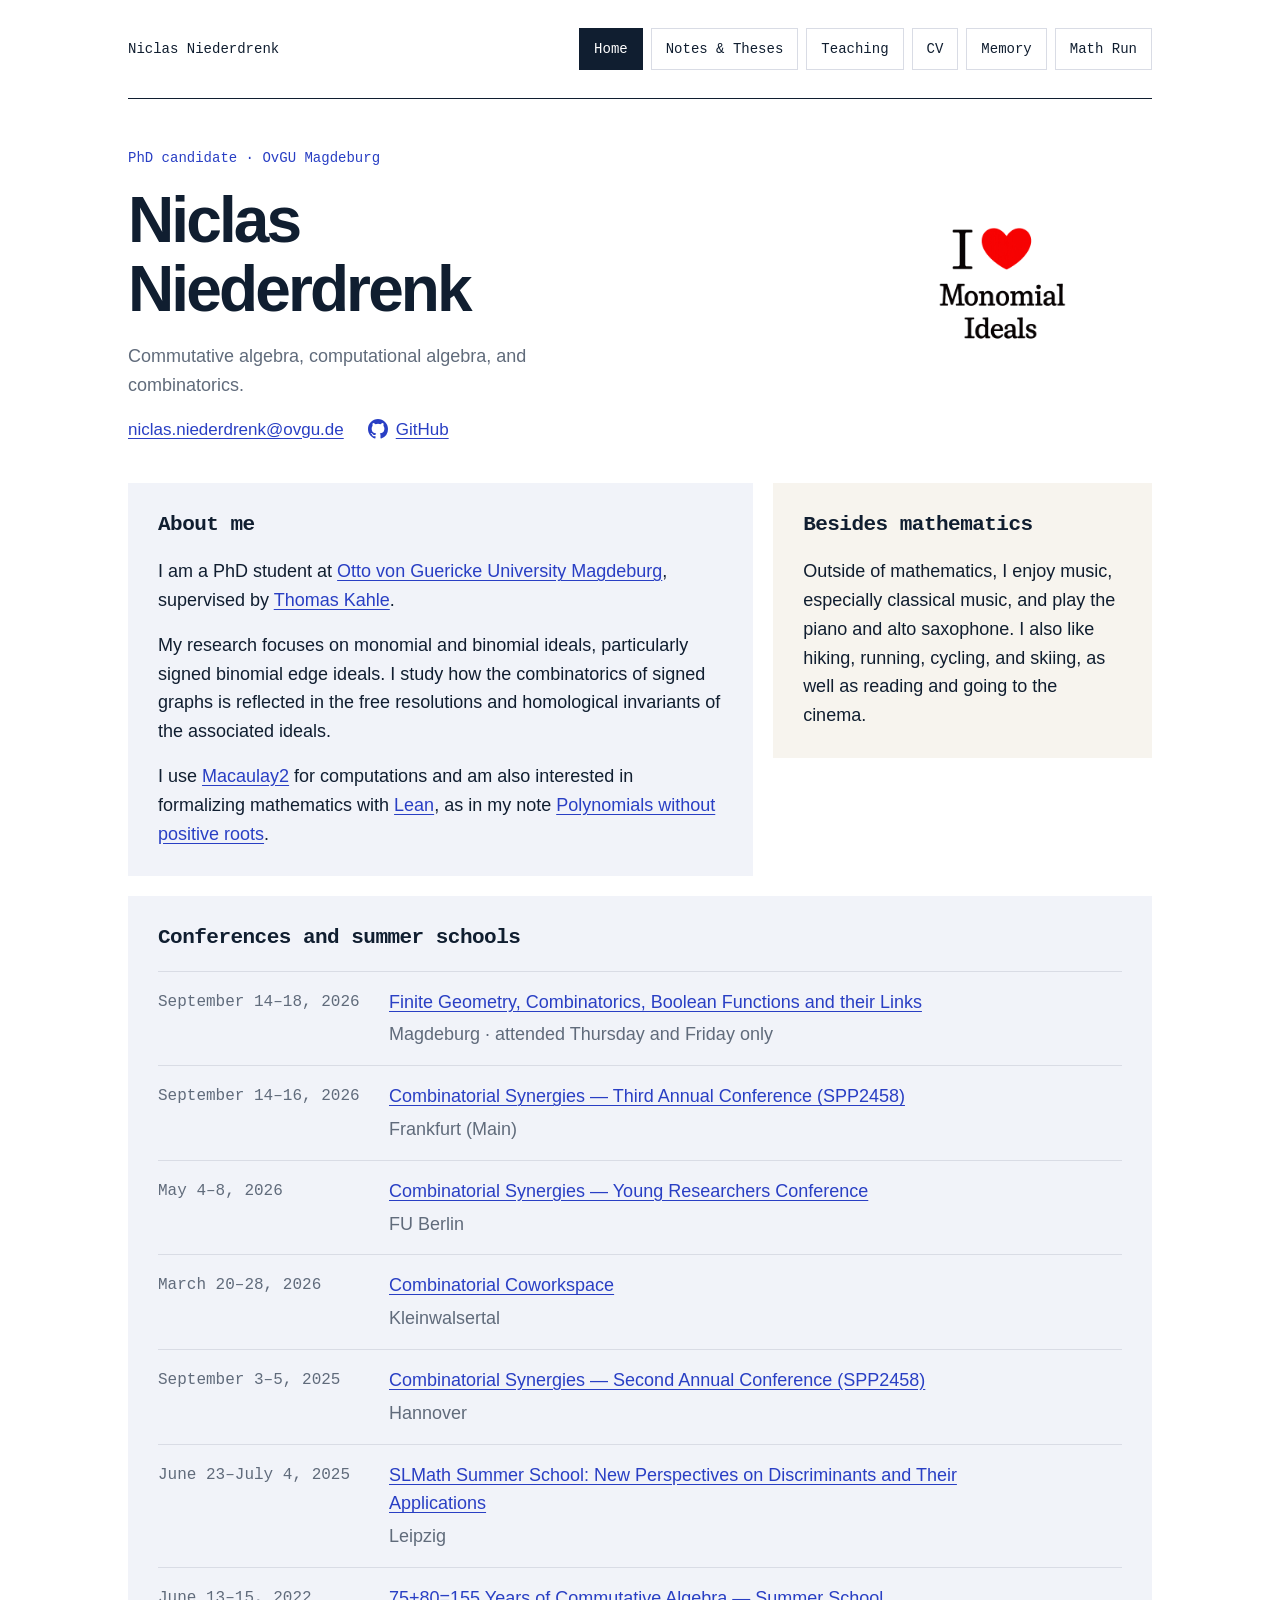
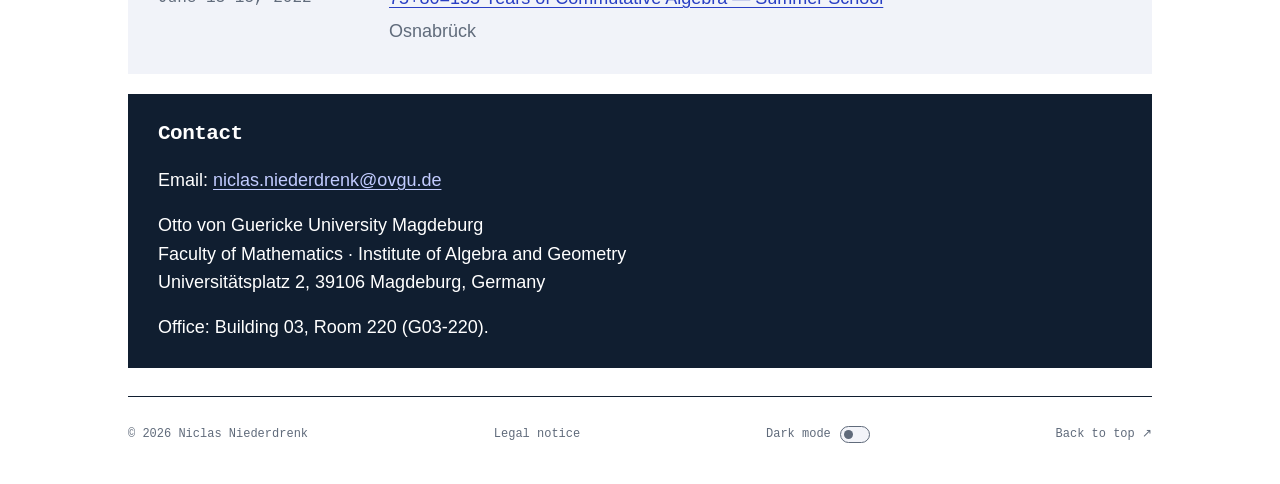
<file: index.html>
<!DOCTYPE html>
<html lang="en">
<head>
    <meta charset="UTF-8">
    <meta name="viewport" content="width=device-width, initial-scale=1.0">
    <title>Niclas Niederdrenk</title>
    <script src="theme.js?v=c177175cfa91"></script>
    <link rel="stylesheet" href="style.css?v=b06b61e025ef">

</head>
<body class="page-index">
<a class="skip-link" href="#content">Skip to content</a>
<div class="container">
    <nav class="site-nav" aria-label="Main navigation">
        <a class="wordmark" href="index.html">Niclas Niederdrenk</a>
        <div class="nav-links"><a href="index.html" class="current" aria-current="page">Home</a>
<a href="notes.html">Notes &amp; Theses</a>
<a href="teaching.html">Teaching</a>
<a href="cv.html">CV</a>
<a href="memory.html">Memory</a>
<a href="runner.html">Math Run</a></div>
    </nav>
    <header class="hero">
        <div class="hero-copy">
            <p class="eyebrow">PhD candidate · OvGU Magdeburg</p>
            <h1>Niclas<br>Niederdrenk</h1>
<p class="hero-description">Commutative algebra, computational algebra, and combinatorics.</p><div class="hero-links">
                <a class="hero-contact" href="mailto:niclas.niederdrenk@ovgu.de">niclas.niederdrenk@ovgu.de</a>
                <a class="github-link" href="https://github.com/Niclas1511" rel="me">
                    <svg viewBox="0 0 16 16" width="20" height="20" fill="currentColor" aria-hidden="true" focusable="false"><path d="M8 0C3.58 0 0 3.58 0 8c0 3.54 2.29 6.53 5.47 7.59.4.07.55-.17.55-.38 0-.19-.01-.82-.01-1.49-2.01.37-2.53-.49-2.69-.94-.09-.23-.48-.94-.82-1.13-.28-.15-.68-.52-.01-.53.63-.01 1.08.58 1.23.82.72 1.21 1.87.87 2.33.66.07-.52.28-.87.51-1.07-1.78-.2-3.64-.89-3.64-3.95 0-.87.31-1.59.82-2.15-.08-.2-.36-1.02.08-2.12 0 0 .67-.21 2.2.82a7.65 7.65 0 0 1 4 0c1.53-1.04 2.2-.82 2.2-.82.44 1.1.16 1.92.08 2.12.51.56.82 1.27.82 2.15 0 3.07-1.87 3.75-3.65 3.95.29.25.54.73.54 1.48 0 1.07-.01 1.93-.01 2.2 0 .21.15.46.55.38A8.01 8.01 0 0 0 16 8c0-4.42-3.58-8-8-8Z"/></svg>
                    <span>GitHub</span>
                </a>
            </div>
        </div>
        <figure class="monomial-art">
            <img class="monomial-art-light" src="figures/ilovemonomialideals.png" alt="I love monomial ideals — with a glowing red heart." width="1536" height="1024">
            <img class="monomial-art-dark" src="figures/ilovemonomialideals-dark.svg" alt="I love monomial ideals — with a glowing red heart." width="1536" height="1024">
        </figure>
    </header>
    <main id="content" class="content-grid">
<section class="content-panel panel-about-me" aria-labelledby="about-me"><h2 id="about-me">About me</h2>
<p>I am a PhD student at <a href="https://www.ovgu.de/">Otto von Guericke University Magdeburg</a>, supervised by <a href="https://thomas-kahle.de/">Thomas Kahle</a>.</p>
<p>My research focuses on monomial and binomial ideals, particularly signed binomial edge ideals. I study how the combinatorics of signed graphs is reflected in the free resolutions and homological invariants of the associated ideals.</p>
<p>I use <a href="https://macaulay2.com/">Macaulay2</a> for computations and am also interested in formalizing mathematics with <a href="https://lean-lang.org/">Lean</a>, as in my note <a href="notes.html#polynomials-without-positive-roots">Polynomials without positive roots</a>.</p>
</section>
<section class="content-panel panel-besides-mathematics" aria-labelledby="besides-mathematics"><h2 id="besides-mathematics">Besides mathematics</h2>
<p>Outside of mathematics, I enjoy music, especially classical music, and play the piano and alto saxophone. I also like hiking, running, cycling, and skiing, as well as reading and going to the cinema.</p>
</section>
<section class="content-panel panel-conferences-and-summer-schools" aria-labelledby="conferences-and-summer-schools"><h2 id="conferences-and-summer-schools">Conferences and summer schools</h2>
<ul>
<li><span class="entry-date">September 14–18, 2026</span><span class="entry-detail"><a href="https://sites.google.com/view/pott65-magdeburg2026/home">Finite Geometry, Combinatorics, Boolean Functions and their Links</a><span class="entry-location">Magdeburg · attended Thursday and Friday only</span></span></li>
<li><span class="entry-date">September 14–16, 2026</span><span class="entry-detail"><a href="https://www.combinatorial-synergies.de/activities/2026-09_AnnualConference/">Combinatorial Synergies — Third Annual Conference (SPP2458)</a><span class="entry-location">Frankfurt (Main)</span></span></li>
<li><span class="entry-date">May 4–8, 2026</span><span class="entry-detail"><a href="https://mathconf.eu/yrccs-2026/index.html">Combinatorial Synergies — Young Researchers Conference</a><span class="entry-location">FU Berlin</span></span></li>
<li><span class="entry-date">March 20–28, 2026</span><span class="entry-detail"><a href="https://www.combinatorial-cowork.space/editions/2026/">Combinatorial Coworkspace</a><span class="entry-location">Kleinwalsertal</span></span></li>
<li><span class="entry-date">September 3–5, 2025</span><span class="entry-detail"><a href="https://www.combinatorial-synergies.de/activities/2025-09_AnnualConference/">Combinatorial Synergies — Second Annual Conference (SPP2458)</a><span class="entry-location">Hannover</span></span></li>
<li><span class="entry-date">June 23–July 4, 2025</span><span class="entry-detail"><a href="https://www.mis.mpg.de/de/events/series/slmath-summer-school-new-perspectives-on-discriminants-and-their-applications">SLMath Summer School: New Perspectives on Discriminants and Their Applications</a><span class="entry-location">Leipzig</span></span></li>
<li><span class="entry-date">June 13–15, 2022</span><span class="entry-detail"><a href="https://www.math-conf.uni-osnabrueck.de/archive/8075155-years-of-commutative-algebra/">75+80=155 Years of Commutative Algebra — Summer School</a><span class="entry-location">Osnabrück</span></span></li>
</ul>
</section>
<section class="content-panel panel-contact" aria-labelledby="contact"><h2 id="contact">Contact</h2>
<p>Email: <a href="mailto:niclas.niederdrenk@ovgu.de">niclas.niederdrenk@ovgu.de</a></p>
<p>Otto von Guericke University Magdeburg<br>
Faculty of Mathematics · Institute of Algebra and Geometry<br>
Universitätsplatz 2, 39106 Magdeburg, Germany</p>
<p>Office: Building 03, Room 220 (G03-220).</p></section>
    </main>
    <footer>
        <p>© 2026 Niclas Niederdrenk</p>
        <a href="legal.html">Legal notice</a>
        <button class="theme-toggle" type="button" role="switch" aria-label="Dark mode" aria-checked="false" hidden>
            <span>Dark mode</span><span class="theme-track" aria-hidden="true"></span>
        </button>
        <a href="#">Back to top <span aria-hidden="true">↗</span></a>
    </footer>
</div>
</body>
</html>
</file>
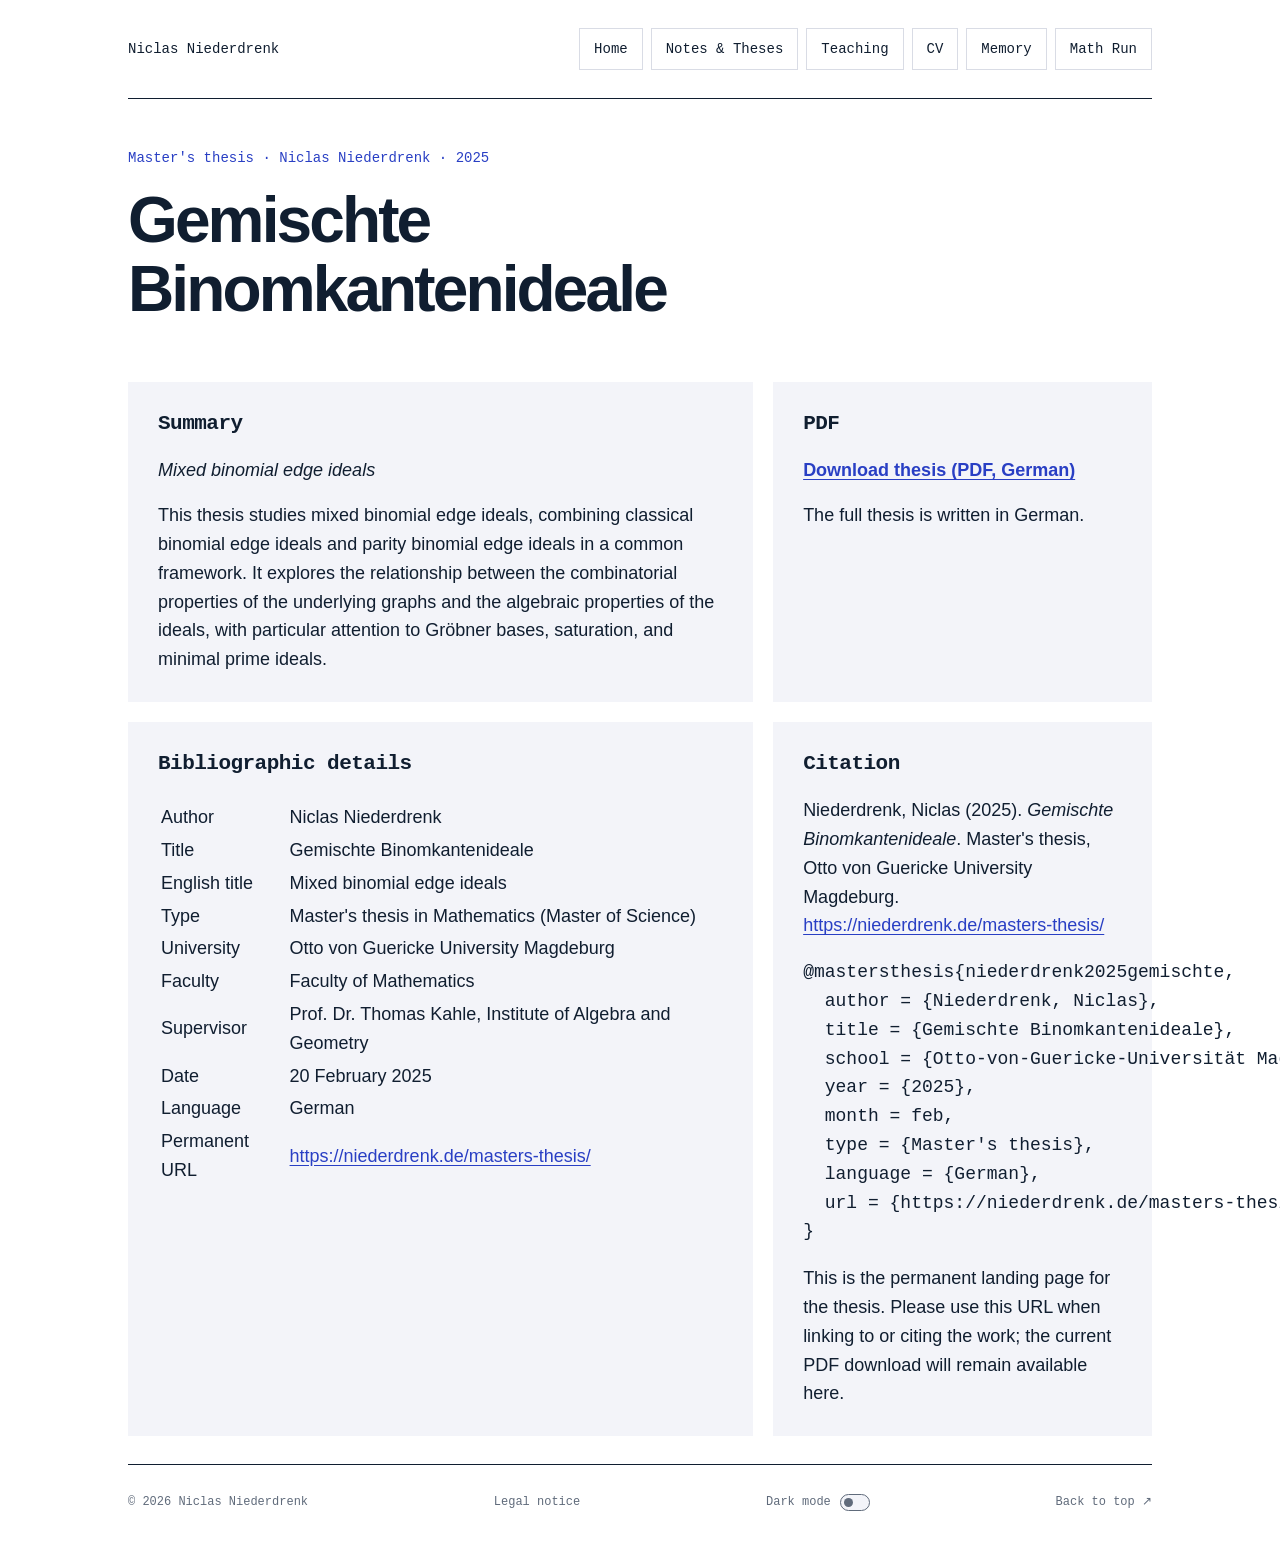
<file: masters-thesis/index.html>
<!DOCTYPE html>
<html lang="en">
<head>
    <meta charset="UTF-8">
    <meta name="viewport" content="width=device-width, initial-scale=1.0">
    <title>Gemischte Binomkantenideale</title>
    <link rel="canonical" href="https://niederdrenk.de/masters-thesis/">
    <meta name="description" content="Gemischte Binomkantenideale: Master's thesis by Niclas Niederdrenk, Otto von Guericke University Magdeburg, 2025. Summary, citation and PDF.">
    <meta name="citation_title" content="Gemischte Binomkantenideale">
    <meta name="citation_author" content="Niederdrenk, Niclas">
    <meta name="citation_publication_date" content="2025/02/20">
    <meta name="citation_dissertation_institution" content="Otto-von-Guericke-Universität Magdeburg">
    <meta name="citation_pdf_url" content="https://niederdrenk.de/documents/2025-Niederdrenk-Gemischte-Binomkantenideale.pdf">
    <meta name="citation_language" content="de">
    <script src="../theme.js?v=c177175cfa91"></script>
    <link rel="stylesheet" href="../style.css?v=b06b61e025ef">

</head>
<body class="page-masters-thesis">
<a class="skip-link" href="#content">Skip to content</a>
<div class="container">
    <nav class="site-nav" aria-label="Main navigation">
        <a class="wordmark" href="../index.html">Niclas Niederdrenk</a>
        <div class="nav-links"><a href="../index.html">Home</a>
<a href="../notes.html">Notes &amp; Theses</a>
<a href="../teaching.html">Teaching</a>
<a href="../cv.html">CV</a>
<a href="../memory.html">Memory</a>
<a href="../runner.html">Math Run</a></div>
    </nav>
    <header class="hero">
        <div class="hero-copy">
            <p class="eyebrow">Master&#x27;s thesis · Niclas Niederdrenk · 2025</p>
            <h1>Gemischte Binomkantenideale</h1>

        </div>

    </header>
    <main id="content" class="content-grid">
<section class="content-panel panel-summary" aria-labelledby="summary"><h2 id="summary">Summary</h2>
<p class="work-translation"><em>Mixed binomial edge ideals</em></p>
<p>This thesis studies mixed binomial edge ideals, combining classical binomial edge ideals and parity binomial edge ideals in a common framework. It explores the relationship between the combinatorial properties of the underlying graphs and the algebraic properties of the ideals, with particular attention to Gröbner bases, saturation, and minimal prime ideals.</p>
</section>
<section class="content-panel panel-pdf" aria-labelledby="pdf"><h2 id="pdf">PDF</h2>
<p class="work-links"><a download="2025-Niederdrenk-Gemischte-Binomkantenideale.pdf" href="../documents/2025-Niederdrenk-Gemischte-Binomkantenideale.pdf">Download thesis (PDF, German)</a></p>
<p>The full thesis is written in German.</p>
</section>
<section class="content-panel panel-bibliographic-details" aria-labelledby="bibliographic-details"><h2 id="bibliographic-details">Bibliographic details</h2>
<table>
<thead>
<tr>
<th></th>
<th></th>
</tr>
</thead>
<tbody>
<tr>
<td>Author</td>
<td>Niclas Niederdrenk</td>
</tr>
<tr>
<td>Title</td>
<td>Gemischte Binomkantenideale</td>
</tr>
<tr>
<td>English title</td>
<td>Mixed binomial edge ideals</td>
</tr>
<tr>
<td>Type</td>
<td>Master's thesis in Mathematics (Master of Science)</td>
</tr>
<tr>
<td>University</td>
<td>Otto von Guericke University Magdeburg</td>
</tr>
<tr>
<td>Faculty</td>
<td>Faculty of Mathematics</td>
</tr>
<tr>
<td>Supervisor</td>
<td>Prof. Dr. Thomas Kahle, Institute of Algebra and Geometry</td>
</tr>
<tr>
<td>Date</td>
<td>20 February 2025</td>
</tr>
<tr>
<td>Language</td>
<td>German</td>
</tr>
<tr>
<td>Permanent URL</td>
<td><a href="https://niederdrenk.de/masters-thesis/">https://niederdrenk.de/masters-thesis/</a></td>
</tr>
</tbody>
</table>
</section>
<section class="content-panel panel-citation" aria-labelledby="citation"><h2 id="citation">Citation</h2>
<p>Niederdrenk, Niclas (2025). <em>Gemischte Binomkantenideale</em>. Master's thesis, Otto von Guericke University Magdeburg. <a href="https://niederdrenk.de/masters-thesis/">https://niederdrenk.de/masters-thesis/</a></p>
<pre><code class="language-bibtex">@mastersthesis{niederdrenk2025gemischte,
  author = {Niederdrenk, Niclas},
  title = {Gemischte Binomkantenideale},
  school = {Otto-von-Guericke-Universität Magdeburg},
  year = {2025},
  month = feb,
  type = {Master's thesis},
  language = {German},
  url = {https://niederdrenk.de/masters-thesis/}
}
</code></pre>
<p>This is the permanent landing page for the thesis. Please use this URL when linking to or citing the work; the current PDF download will remain available here.</p></section>
    </main>
    <footer>
        <p>© 2026 Niclas Niederdrenk</p>
        <a href="../legal.html">Legal notice</a>
        <button class="theme-toggle" type="button" role="switch" aria-label="Dark mode" aria-checked="false" hidden>
            <span>Dark mode</span><span class="theme-track" aria-hidden="true"></span>
        </button>
        <a href="#">Back to top <span aria-hidden="true">↗</span></a>
    </footer>
</div>
</body>
</html>
</file>
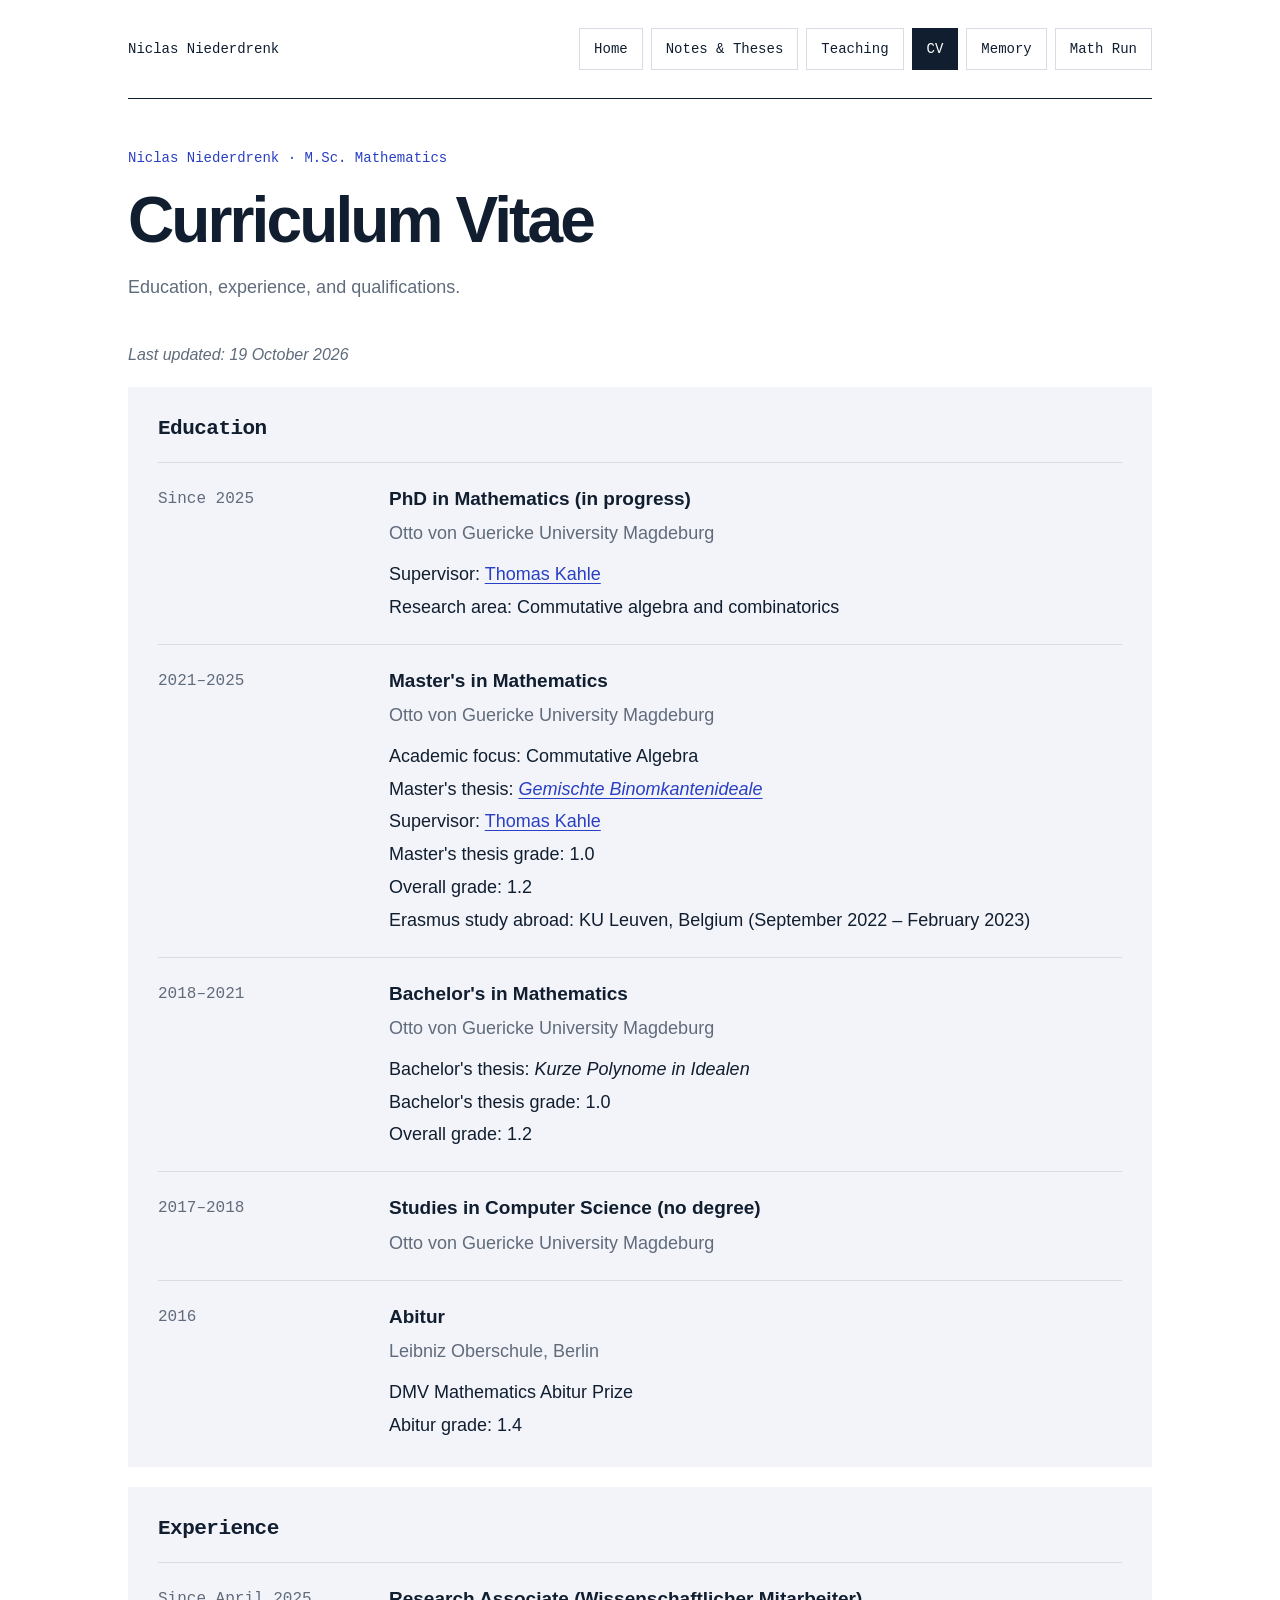
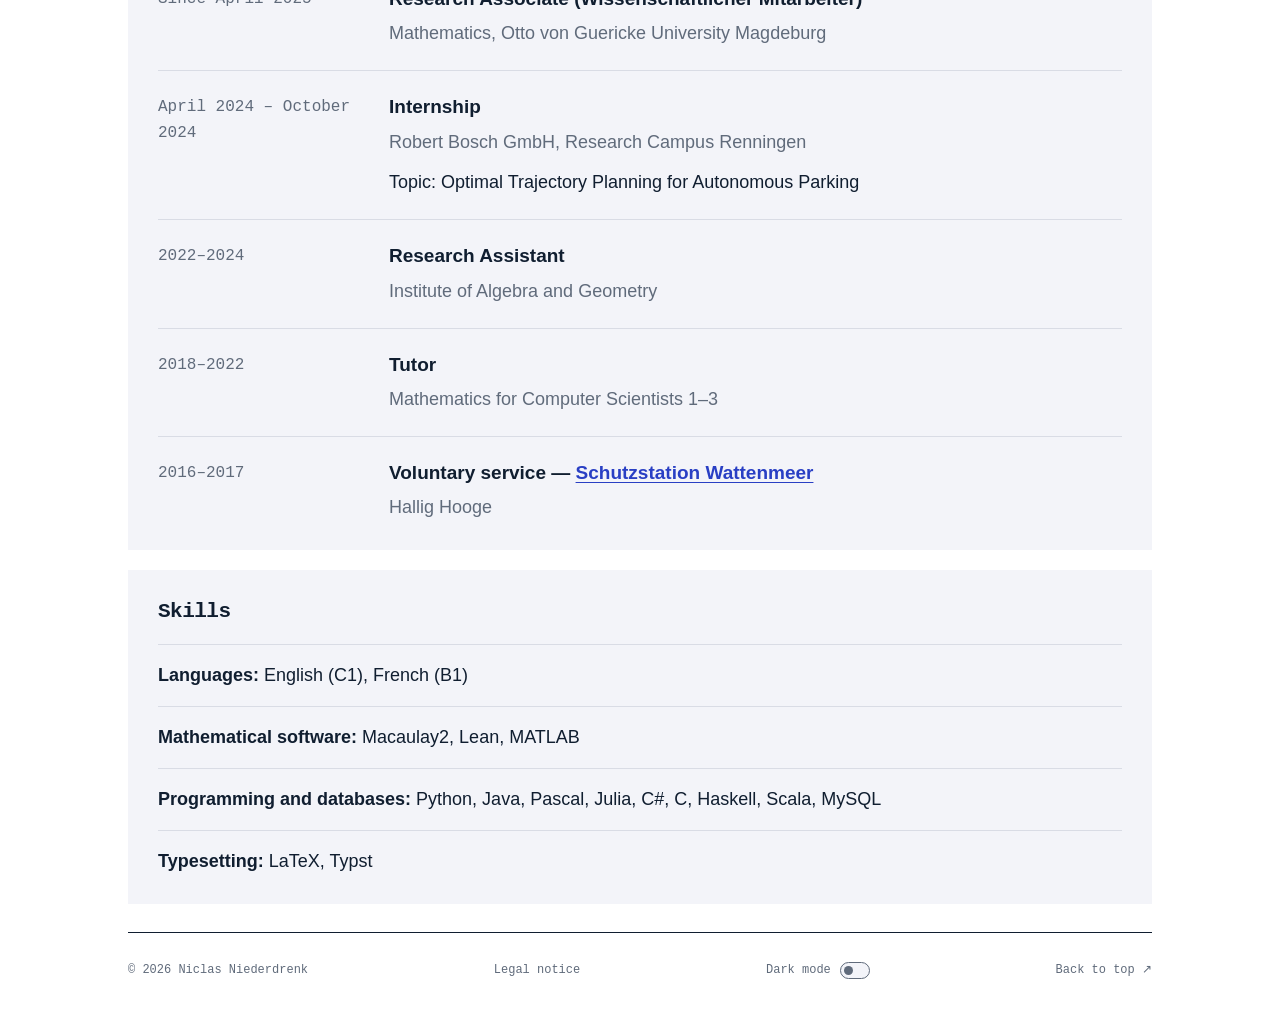
<file: cv.html>
<!DOCTYPE html>
<html lang="en">
<head>
    <meta charset="UTF-8">
    <meta name="viewport" content="width=device-width, initial-scale=1.0">
    <title>Curriculum Vitae</title>
    <script src="theme.js?v=c177175cfa91"></script>
    <link rel="stylesheet" href="style.css?v=b06b61e025ef">

</head>
<body class="page-cv">
<a class="skip-link" href="#content">Skip to content</a>
<div class="container">
    <nav class="site-nav" aria-label="Main navigation">
        <a class="wordmark" href="index.html">Niclas Niederdrenk</a>
        <div class="nav-links"><a href="index.html">Home</a>
<a href="notes.html">Notes &amp; Theses</a>
<a href="teaching.html">Teaching</a>
<a href="cv.html" class="current" aria-current="page">CV</a>
<a href="memory.html">Memory</a>
<a href="runner.html">Math Run</a></div>
    </nav>
    <header class="hero">
        <div class="hero-copy">
            <p class="eyebrow">Niclas Niederdrenk · M.Sc. Mathematics</p>
            <h1>Curriculum Vitae</h1>
<p class="hero-description">Education, experience, and qualifications.</p>
        </div>

    </header>
    <main id="content" class="content-grid">
<div class="page-introduction"><p><em>Last updated: 19 October 2026</em></p>
</div>
<section class="content-panel panel-education" aria-labelledby="education"><span id="educational-background" class="section-anchor" aria-hidden="true"></span><span id="international-experience" class="section-anchor" aria-hidden="true"></span><h2 id="education">Education</h2>
<article class="cv-entry"><p class="entry-date">Since 2025</p><div class="cv-entry-detail"><h3>PhD in Mathematics (in progress)</h3>
<p>Otto von Guericke University Magdeburg</p>
<ul>
<li>Supervisor: <a href="https://thomas-kahle.de/">Thomas Kahle</a></li>
<li>Research area: Commutative algebra and combinatorics</li>
</ul>
</div></article><article class="cv-entry"><p class="entry-date">2021–2025</p><div class="cv-entry-detail"><h3>Master's in Mathematics</h3>
<p>Otto von Guericke University Magdeburg</p>
<ul>
<li>Academic focus: Commutative Algebra</li>
<li>Master's thesis: <a href="documents/2025-Niederdrenk-Gemischte-Binomkantenideale.pdf"><em>Gemischte Binomkantenideale</em></a></li>
<li>Supervisor: <a href="https://thomas-kahle.de/">Thomas Kahle</a></li>
<li>Master's thesis grade: 1.0</li>
<li>Overall grade: 1.2</li>
<li>Erasmus study abroad: KU Leuven, Belgium (September 2022 – February 2023)</li>
</ul>
</div></article><article class="cv-entry"><p class="entry-date">2018–2021</p><div class="cv-entry-detail"><h3>Bachelor's in Mathematics</h3>
<p>Otto von Guericke University Magdeburg</p>
<ul>
<li>Bachelor's thesis: <em>Kurze Polynome in Idealen</em></li>
<li>Bachelor's thesis grade: 1.0</li>
<li>Overall grade: 1.2</li>
</ul>
</div></article><article class="cv-entry"><p class="entry-date">2017–2018</p><div class="cv-entry-detail"><h3>Studies in Computer Science (no degree)</h3>
<p>Otto von Guericke University Magdeburg</p>
</div></article><article class="cv-entry"><p class="entry-date">2016</p><div class="cv-entry-detail"><h3>Abitur</h3>
<p>Leibniz Oberschule, Berlin</p>
<ul>
<li>DMV Mathematics Abitur Prize</li>
<li>Abitur grade: 1.4</li>
</ul></div></article>
</section>
<section class="content-panel panel-experience" aria-labelledby="experience"><span id="voluntary-service" class="section-anchor" aria-hidden="true"></span><span id="work-experience" class="section-anchor" aria-hidden="true"></span><h2 id="experience">Experience</h2>
<article class="cv-entry"><p class="entry-date">Since April 2025</p><div class="cv-entry-detail"><h3>Research Associate (Wissenschaftlicher Mitarbeiter)</h3>
<p>Mathematics, Otto von Guericke University Magdeburg</p>
</div></article><article class="cv-entry"><p class="entry-date">April 2024 – October 2024</p><div class="cv-entry-detail"><h3>Internship</h3>
<p>Robert Bosch GmbH, Research Campus Renningen</p>
<ul>
<li>Topic: Optimal Trajectory Planning for Autonomous Parking</li>
</ul>
</div></article><article class="cv-entry"><p class="entry-date">2022–2024</p><div class="cv-entry-detail"><h3>Research Assistant</h3>
<p>Institute of Algebra and Geometry</p>
</div></article><article class="cv-entry"><p class="entry-date">2018–2022</p><div class="cv-entry-detail"><h3>Tutor</h3>
<p>Mathematics for Computer Scientists 1–3</p>
</div></article><article class="cv-entry"><p class="entry-date">2016–2017</p><div class="cv-entry-detail"><h3>Voluntary service — <a href="https://www.schutzstation-wattenmeer.de/">Schutzstation Wattenmeer</a></h3>
<p>Hallig Hooge</p></div></article>
</section>
<section class="content-panel panel-skills" aria-labelledby="skills"><span id="additional-qualifications" class="section-anchor" aria-hidden="true"></span><h2 id="skills">Skills</h2>
<ul>
<li><strong>Languages:</strong> English (C1), French (B1)</li>
<li><strong>Mathematical software:</strong> Macaulay2, Lean, MATLAB</li>
<li><strong>Programming and databases:</strong> Python, Java, Pascal, Julia, C#, C, Haskell, Scala, MySQL</li>
<li><strong>Typesetting:</strong> LaTeX, Typst</li>
</ul></section>
    </main>
    <footer>
        <p>© 2026 Niclas Niederdrenk</p>
        <a href="legal.html">Legal notice</a>
        <button class="theme-toggle" type="button" role="switch" aria-label="Dark mode" aria-checked="false" hidden>
            <span>Dark mode</span><span class="theme-track" aria-hidden="true"></span>
        </button>
        <a href="#">Back to top <span aria-hidden="true">↗</span></a>
    </footer>
</div>
</body>
</html>
</file>
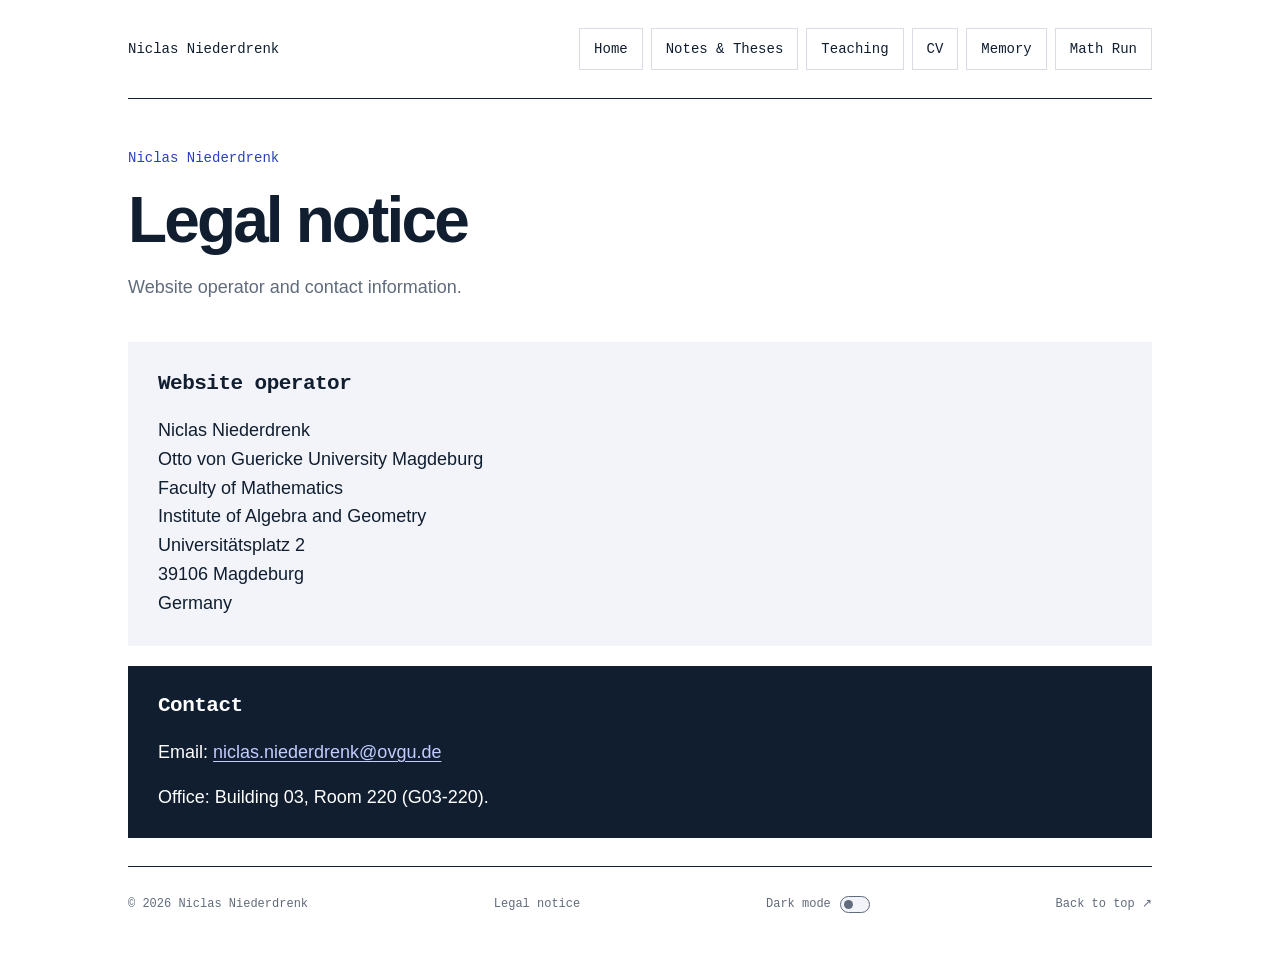
<file: legal.html>
<!DOCTYPE html>
<html lang="en">
<head>
    <meta charset="UTF-8">
    <meta name="viewport" content="width=device-width, initial-scale=1.0">
    <title>Legal notice</title>
    <script src="theme.js?v=c177175cfa91"></script>
    <link rel="stylesheet" href="style.css?v=b06b61e025ef">

</head>
<body class="page-legal">
<a class="skip-link" href="#content">Skip to content</a>
<div class="container">
    <nav class="site-nav" aria-label="Main navigation">
        <a class="wordmark" href="index.html">Niclas Niederdrenk</a>
        <div class="nav-links"><a href="index.html">Home</a>
<a href="notes.html">Notes &amp; Theses</a>
<a href="teaching.html">Teaching</a>
<a href="cv.html">CV</a>
<a href="memory.html">Memory</a>
<a href="runner.html">Math Run</a></div>
    </nav>
    <header class="hero">
        <div class="hero-copy">
            <p class="eyebrow">Niclas Niederdrenk</p>
            <h1>Legal notice</h1>
<p class="hero-description">Website operator and contact information.</p>
        </div>

    </header>
    <main id="content" class="content-grid">
<section class="content-panel panel-website-operator" aria-labelledby="website-operator"><h2 id="website-operator">Website operator</h2>
<p>Niclas Niederdrenk<br>
Otto von Guericke University Magdeburg<br>
Faculty of Mathematics<br>
Institute of Algebra and Geometry<br>
Universitätsplatz 2<br>
39106 Magdeburg<br>
Germany</p>
</section>
<section class="content-panel panel-contact" aria-labelledby="contact"><h2 id="contact">Contact</h2>
<p>Email: <a href="mailto:niclas.niederdrenk@ovgu.de">niclas.niederdrenk@ovgu.de</a></p>
<p>Office: Building 03, Room 220 (G03-220).</p></section>
    </main>
    <footer>
        <p>© 2026 Niclas Niederdrenk</p>
        <a href="legal.html" aria-current="page">Legal notice</a>
        <button class="theme-toggle" type="button" role="switch" aria-label="Dark mode" aria-checked="false" hidden>
            <span>Dark mode</span><span class="theme-track" aria-hidden="true"></span>
        </button>
        <a href="#">Back to top <span aria-hidden="true">↗</span></a>
    </footer>
</div>
</body>
</html>
</file>
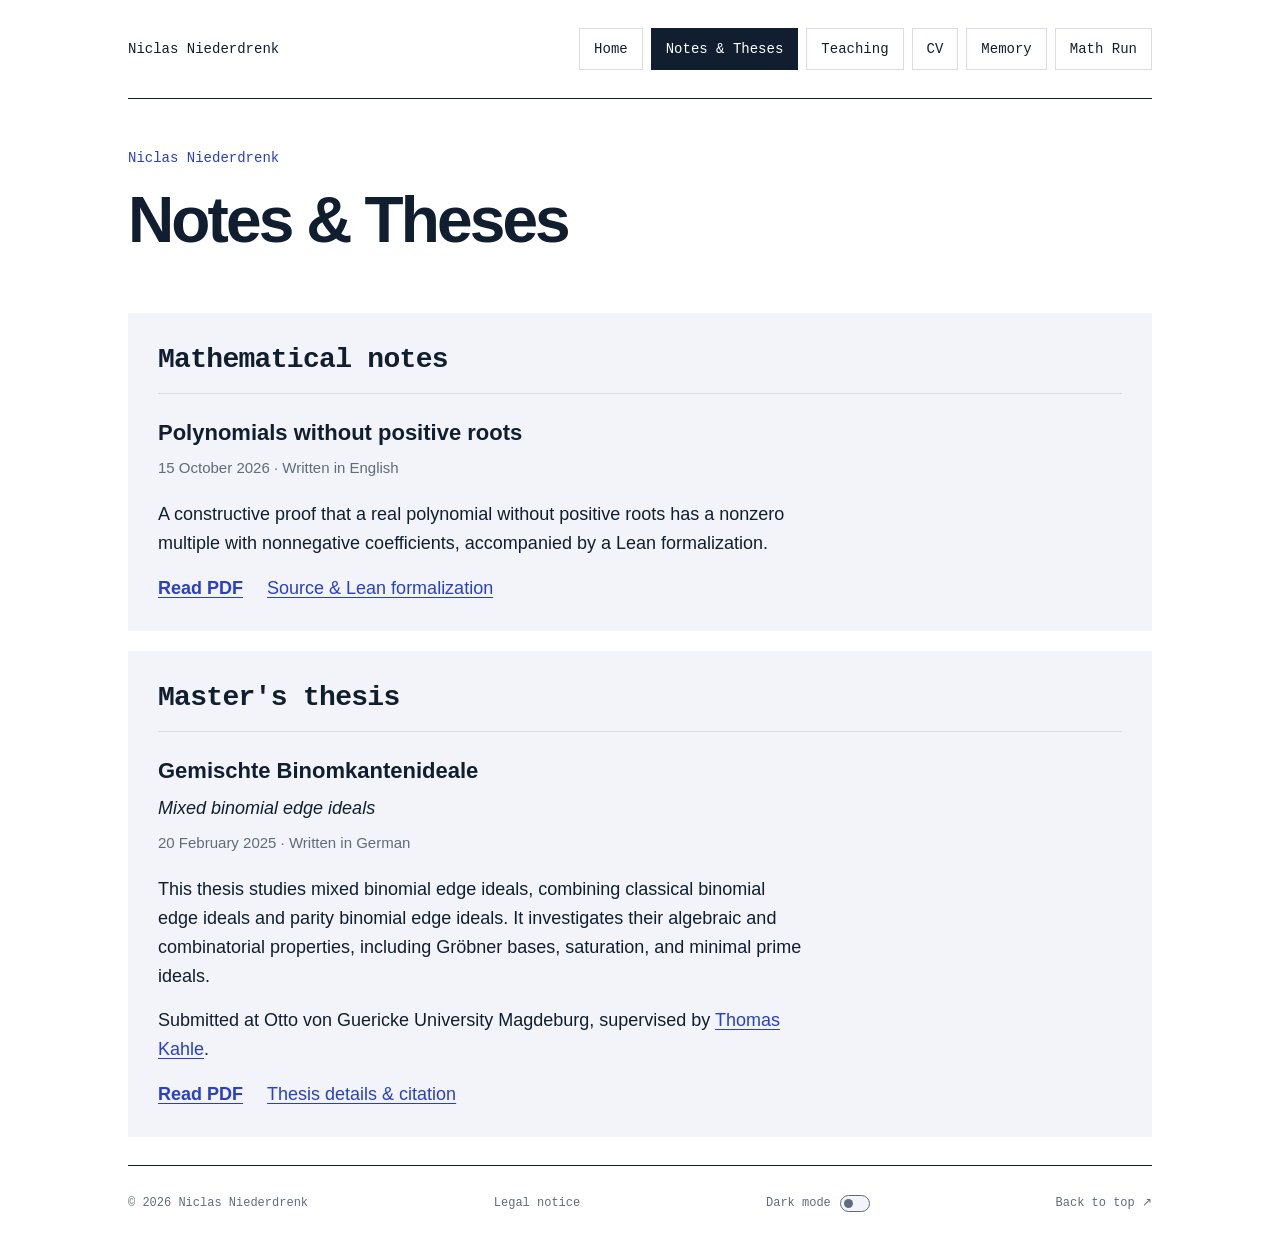
<file: notes.html>
<!DOCTYPE html>
<html lang="en">
<head>
    <meta charset="UTF-8">
    <meta name="viewport" content="width=device-width, initial-scale=1.0">
    <title>Notes &amp; Theses</title>
    <script src="theme.js?v=c177175cfa91"></script>
    <link rel="stylesheet" href="style.css?v=b06b61e025ef">

</head>
<body class="page-notes">
<a class="skip-link" href="#content">Skip to content</a>
<div class="container">
    <nav class="site-nav" aria-label="Main navigation">
        <a class="wordmark" href="index.html">Niclas Niederdrenk</a>
        <div class="nav-links"><a href="index.html">Home</a>
<a href="notes.html" class="current" aria-current="page">Notes &amp; Theses</a>
<a href="teaching.html">Teaching</a>
<a href="cv.html">CV</a>
<a href="memory.html">Memory</a>
<a href="runner.html">Math Run</a></div>
    </nav>
    <header class="hero">
        <div class="hero-copy">
            <p class="eyebrow">Niclas Niederdrenk</p>
            <h1>Notes &amp; Theses</h1>

        </div>

    </header>
    <main id="content" class="content-grid">
<section class="content-panel panel-mathematical-notes" aria-labelledby="mathematical-notes"><h2 id="mathematical-notes">Mathematical notes</h2>
<h3 id="polynomials-without-positive-roots">Polynomials without positive roots</h3>
<p class="work-meta">15 October 2026 · Written in English</p>
<p>A constructive proof that a real polynomial without positive roots
has a nonzero multiple with nonnegative coefficients,
accompanied by a Lean formalization.</p>
<p class="work-links"><a href="documents/noposroots.pdf">Read PDF</a>
<a href="https://github.com/Niclas1511/polynomials-without-positive-roots">Source &amp; Lean formalization</a></p>
</section>
<section class="content-panel panel-master-s-thesis" aria-labelledby="master-s-thesis"><h2 id="master-s-thesis">Master's thesis</h2>
<h3>Gemischte Binomkantenideale</h3>
<p class="work-translation"><em>Mixed binomial edge ideals</em></p>
<p class="work-meta">20 February 2025 · Written in German</p>
<p>This thesis studies mixed binomial edge ideals, combining classical binomial edge ideals and parity binomial edge ideals. It investigates their algebraic and combinatorial properties, including Gröbner bases, saturation, and minimal prime ideals.</p>
<p>Submitted at Otto von Guericke University Magdeburg, supervised by <a href="https://thomas-kahle.de/">Thomas Kahle</a>.</p>
<p class="work-links"><a href="documents/2025-Niederdrenk-Gemischte-Binomkantenideale.pdf">Read PDF</a>
<a href="masters-thesis/">Thesis details &amp; citation</a></p></section>
    </main>
    <footer>
        <p>© 2026 Niclas Niederdrenk</p>
        <a href="legal.html">Legal notice</a>
        <button class="theme-toggle" type="button" role="switch" aria-label="Dark mode" aria-checked="false" hidden>
            <span>Dark mode</span><span class="theme-track" aria-hidden="true"></span>
        </button>
        <a href="#">Back to top <span aria-hidden="true">↗</span></a>
    </footer>
</div>
</body>
</html>
</file>
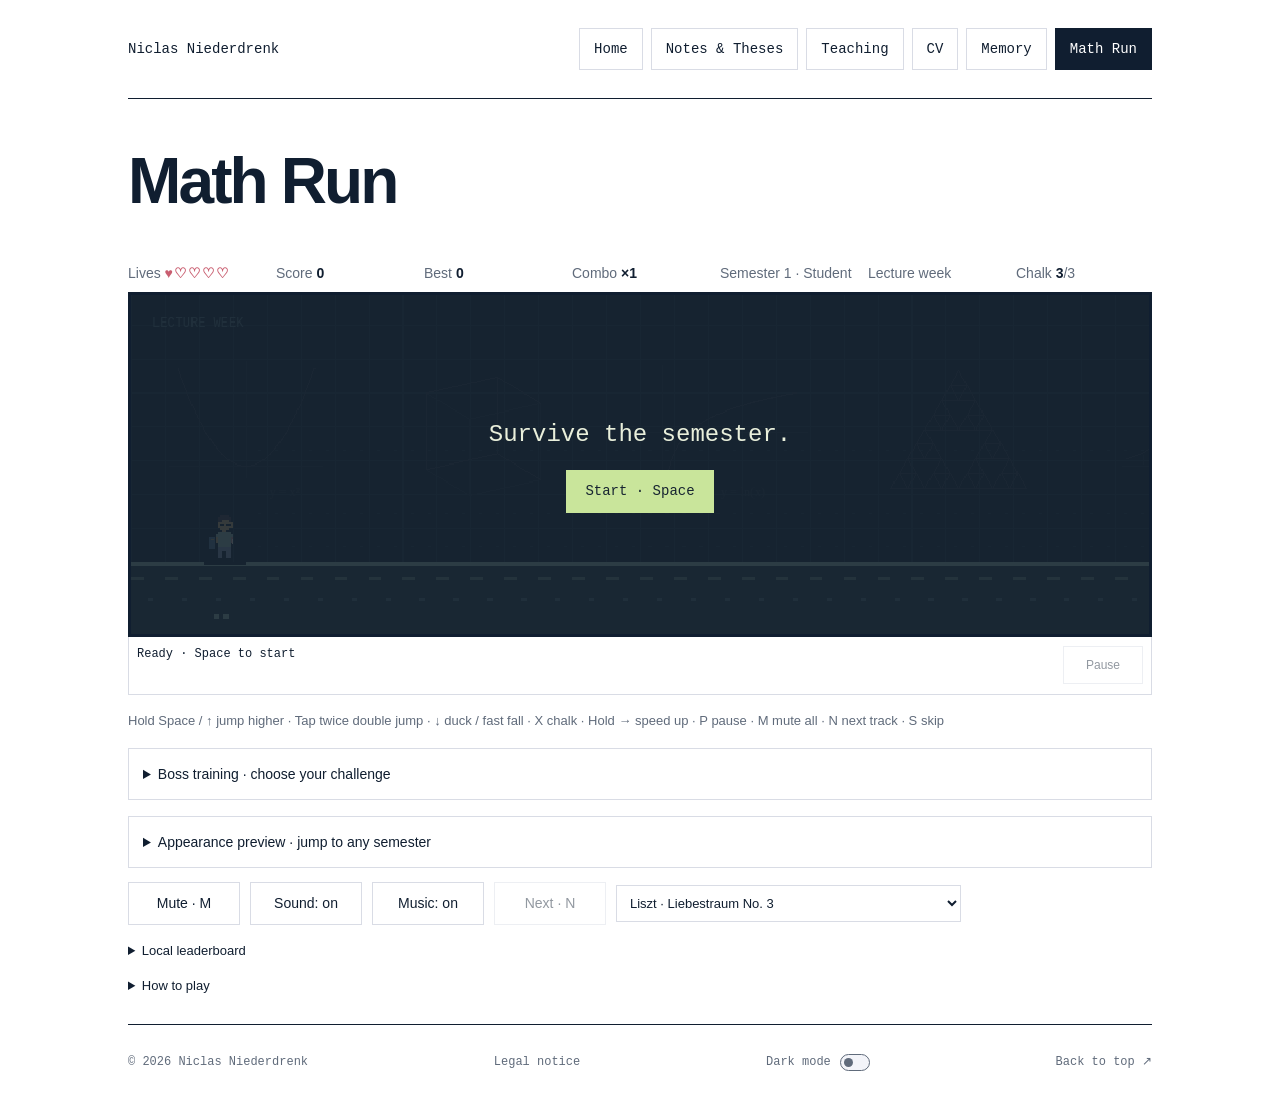
<file: runner.html>
<!DOCTYPE html>
<html lang="en">
<head>
    <meta charset="UTF-8">
    <meta name="viewport" content="width=device-width, initial-scale=1.0">
    <title>Math Run</title>
    <script src="theme.js?v=c177175cfa91"></script>
    <link rel="stylesheet" href="style.css?v=b06b61e025ef">
<link rel="stylesheet" href="games/math-run/runner.css?v=d988072d1402">
<script defer src="games/math-run/runner-engine.js?v=8c9bebfa058d"></script>
<script defer src="games/math-run/runner-music.js?v=e08f01accb9a"></script>
<script defer src="games/math-run/runner-sound.js?v=902e324bb90f"></script>
<script defer src="games/math-run/runner-scores.js?v=0b436af2ad76"></script>
<script defer src="games/math-run/runner-cosmetics.js?v=d4d866ce69b1"></script>
<script defer src="games/math-run/runner.js?v=3c792522ccb8"></script>
<script defer src="games/math-run/runner-lookbook.js?v=83c9e6291ceb"></script>
</head>
<body class="page-runner">
<a class="skip-link" href="#content">Skip to content</a>
<div class="container">
    <nav class="site-nav" aria-label="Main navigation">
        <a class="wordmark" href="index.html">Niclas Niederdrenk</a>
        <div class="nav-links"><a href="index.html">Home</a>
<a href="notes.html">Notes &amp; Theses</a>
<a href="teaching.html">Teaching</a>
<a href="cv.html">CV</a>
<a href="memory.html">Memory</a>
<a href="runner.html" class="current" aria-current="page">Math Run</a></div>
    </nav>
    <header class="hero">
        <div class="hero-copy">

            <h1>Math Run</h1>

        </div>

    </header>
    <main id="content" class="content-grid">
<div class="runner-toolbar">
    <div class="runner-scores"><span>Lives <strong id="runner-lives" aria-label="1 of 5 lives">♥♡♡♡♡</strong></span><span>Score <strong id="runner-score">0</strong></span><span>Best <strong id="runner-best">0</strong></span><span>Combo <strong id="runner-combo">×1</strong></span><span id="runner-career">Semester 1 · Student</span><span id="runner-phase">Lecture week</span><span>Chalk <strong id="runner-chalk-count">3</strong><span id="runner-chalk-capacity">/3</span></span></div>
</div>
<div class="runner-stage">
    <canvas id="runner-canvas" width="960" height="320" tabindex="0" aria-label="Math Run. Jump over low obstacles, duck under middle obstacles, and stay low when high obstacles pass. Hold Space or Up to jump higher; release for a short hop. Press again to double jump. Down to duck or fast fall. X to throw chalk at your current height. Three pieces; one recharges every four seconds. P to pause. M to mute or unmute all game audio. Boss arena: Left/Right moves, Space jumps, X throws. Throws follow your facing direction; jump to aim at boss height.">A pixel runner game. Please use a browser that supports canvas.</canvas>
    <div id="runner-touch-controls" class="runner-touch-controls" data-arena="false" role="group" aria-label="Touch game controls">
        <div class="runner-direction-controls">
            <div id="runner-arena-controls" class="runner-arena-controls" hidden><button id="runner-left" type="button" disabled aria-label="Move left">←</button><button id="runner-right" type="button" disabled aria-label="Move right">→</button></div>
            <button id="runner-duck" type="button" disabled aria-label="Hold to duck or fall faster">↓<span>Duck</span></button>
        </div>
        <div class="runner-primary-controls">
            <button id="runner-chalk" type="button" disabled aria-label="Hold to throw chalk repeatedly">✦<span>Chalk</span></button>
            <button id="runner-jump" type="button" disabled aria-label="Hold to jump higher; press twice to double jump">↑<span>Jump</span></button>
        </div>
    </div>
    <div class="runner-overlay" id="runner-overlay">
        <p id="runner-message">Survive the semester.</p>
        <button id="runner-start" type="button">Start · Space</button>
    </div>
</div>
<div class="runner-statusbar">
    <div class="runner-messages">
        <p id="runner-event" class="runner-event">Ready · Space to start</p>
        <p id="runner-effects" class="runner-effects" hidden></p>
    </div>
    <button id="runner-pause" type="button" disabled>Pause</button>
</div>
<form id="runner-save-score" class="runner-save-score" hidden>
    <p>Save this run? Your name is optional; scores stay in this browser.</p>
    <label for="runner-score-name">Name</label>
    <input id="runner-score-name" type="text" maxlength="20" autocomplete="nickname" required>
    <button id="runner-score-save" type="submit">Save score</button>
    <button id="runner-score-skip" type="button">Skip</button>
    <p id="runner-score-feedback" role="status"></p>
</form>
<div class="runner-actions">
    <p id="runner-controls-hint">Hold Space / ↑ jump higher · Tap twice double jump · ↓ duck / fast fall · X chalk · Hold → speed up · P pause · M mute all · N next track · S skip</p>

</div>
<details class="runner-training">
    <summary>Boss training · choose your challenge</summary>
    <p>Start directly in an arena with five hearts. Practice rounds end after the boss and do not save scores.</p>
    <nav aria-label="Choose a boss to practice">
        <a href="runner.html?boss=reviewer">Reviewer 2 <span>Move, jump and aim your chalk.</span></a>
        <a href="runner.html?boss=blackboard">The Blackboard <span>Dodge graphs; hit the exposed eraser.</span></a>
        <a href="runner.html?boss=printer">The Printer <span>Duck sheets; hit the feed, then jump.</span></a>
        <a href="runner.html?boss=deadline">The Deadline <span>Jump the minute hand; duck the hour hand.</span></a>
    </nav>
    <a href="runner.html">Back to a full semester run →</a>
</details>
<details id="runner-lookbook" class="runner-training runner-lookbook">
    <summary>Appearance preview · jump to any semester</summary>
    <p>Preview your academic career without playing. This does not change your run.</p>
    <div class="runner-look-controls">
        <label for="runner-look-semester">Semester</label>
        <input id="runner-look-semester" type="range" min="1" max="81" value="1">
        <input id="runner-look-number" type="number" min="1" max="999" value="1" aria-label="Preview semester number">
        <label for="runner-look-pose">Pose</label>
        <select id="runner-look-pose"><option value="stand">Standing</option><option value="run">Running</option><option value="sprint">Sprinting</option><option value="duck">Ducking</option></select>
        <button id="runner-look-animate" type="button" aria-pressed="true">Pause preview</button>
    </div>
    <p id="runner-look-caption" role="status"></p>
    <canvas id="runner-look-canvas" width="960" height="360" aria-label="Enlarged cosmetic character preview with academic career stages"></canvas>
</details>
<div class="runner-music">
    <button id="runner-mute" type="button" aria-pressed="false">Mute · M</button>
    <button id="runner-sound" type="button" aria-pressed="true">Sound: on</button>
    <button id="runner-music" type="button" aria-pressed="true">Music: on</button>
    <button id="runner-next-track" type="button" disabled>Next · N</button>
    <label for="runner-track" class="runner-sr">Music track</label>
    <select id="runner-track"><option value="games/math-run/music/liszt-liebestraum-no-3.mid">Liszt · Liebestraum No. 3</option><option value="games/math-run/music/mozart-rondo-alla-turca.mid">Mozart · Rondo alla Turca</option><option value="games/math-run/music/bach-prelude-c-major.mid">Bach · Prelude in C major</option><option value="games/math-run/music/bach-italian-concerto-1.mid">Bach · Italian Concerto I</option><option value="games/math-run/music/bach-italian-concerto-2.mid">Bach · Italian Concerto II — Andante</option><option value="games/math-run/music/bach-wtc1-prelude-2.mid">Bach · WTC I · Prelude 2 in C minor, BWV 847</option><option value="games/math-run/music/bach-wtc1-prelude-3.mid">Bach · WTC I · Prelude 3 in C-sharp major, BWV 848</option><option value="games/math-run/music/bach-wtc2-prelude-1.mid">Bach · WTC II · Prelude 1 in C major, BWV 870</option><option value="games/math-run/music/bach-wtc2-prelude-2.mid">Bach · WTC II · Prelude 2 in C minor, BWV 871</option><option value="games/math-run/music/beethoven-pathetique-3.mid">Beethoven · Pathétique III · Rondo — Allegro</option></select>
</div>
<details class="runner-leaderboard">
    <summary>Local leaderboard</summary>
    <ol id="runner-score-list"></ol>
    <p id="runner-score-list-message"></p>
</details>
<details class="runner-help">
    <summary>How to play</summary>
    <p>Testing shortcut: Press S to skip. It jumps to the next semester phase, or starts the boss if its deadline comes first. During a boss fight it skips to the next semester. It also works while paused.</p>
    <p>Start with one life. Collect pixel hearts to restore one life, up to five. Getting hit costs one heart and grants 1.5 seconds of protection, shown by blinking. Your remaining lives carry into boss fights. Game over happens only when no hearts remain.</p>
    <p>Additional MIDI editions from the <a href="https://www.mutopiaproject.org/">Mutopia Project</a>, all Public Domain and unchanged: Bach BWV 847 and 848, typeset by Davide Castellone; BWV 870, Urs Metzger; BWV 871, Jesse Mehrbach; Beethoven’s Pathétique III, Chris Sawer. Full source links are in <a href="games/math-run/music/README.md">MIDI credits</a>.</p>
    <p>Italian Concerto MIDI edition: Boris Dušek and Jay Anderson, <a href="https://www.mutopiaproject.org/cgibin/piece-info.cgi?id=1826">Mutopia Project</a>, <a href="https://creativecommons.org/licenses/by-sa/3.0/">CC BY-SA 3.0</a>. MIDI files are unchanged.</p>
    <p>Music starts with the game. Press M to mute or unmute all music and sound effects. Each new run starts with a random classical piece from the MIDI collection. Press N or Next to skip a classical track. The ten-track playlist includes Liszt, Mozart, Bach’s C-major Prelude and Italian Concerto I–II, four more preludes from The Well-Tempered Clavier I–II, and the final Rondo from Beethoven’s Pathétique. Boss battles have their own theme. Pausing or ending the game stops playback.</p>
    <p>Hold jump for a high arc; release for a short hop. Press again for a double jump. Down ducks or speeds up your fall. Throw at your current height: duck for low targets, jump for high ones.</p>
    <p>Each successful throw increases your combo multiplier without a cap: a hit at ×3 earns 15 points, at ×10 it earns 50. A completely missed volley resets the combo; one hit is enough to save a triple volley. Every 10 successful throws in a row unlocks a giant Hagoromo chalk for your next throw: it explodes, clears nearby obstacles and enemy shots, and deals three boss damage. Each volley counts once, even with multiple hits. The reward costs no normal chalk. Close dodges earn 10 points and restore one chalk if there is room.</p>
    <p>Collect a safe ground token for 10 points, or double-jump for the upper heart or power-up and fast-fall past the trailing obstacle. Both rewards stay visible until collected or scrolled off screen. After your first boss victory, occasional expert upper routes add a longer ceiling sequence and grant 50 extra points with the upper heart or power-up. The lower route still offers a safe 10 points. Reward encounters keep a reachable double-jump window even at late-semester speeds. The upper reward arrives slightly earlier, so a well-timed jump and fast fall can collect both. Outlined power-ups give unlimited chalk (∞, 10s), triple throws (3, 10s), invincibility (shield, 6s), homing chalk (H, 10s), Espresso jump (coffee cup, 10s, adds a third jump with steam pixels), or another student assistant (figure icon, five lives without a time limit). Effects combine.</p>
    <p>Occasional falling book stacks, archive boxes, exam piles and small blackboards mark their landing spot before dropping onto the floor. Jump over the landed obstacle or duck and throw chalk to clear it; ducking alone cannot protect you. Later combinations mix these drops with ducking obstacles. Short sequences combine ducking and jumping. Proof tiles need two chalk hits; Reviewer Reports need three, shown by the bars above them. Shield, assistants and Hagoromo still clear them in one encounter. The first boss approach builds from 180 pixels per second, with a sharp acceleration in the final 15 seconds toward 460 pixels per second, shorter recovery gaps and more varied duck/jump combinations. Hold the Right arrow during running for 1.6× game speed; release it to return to normal speed. In boss arenas the arrow still moves you right. Every boss victory permanently raises the starting and peak speeds and shortens recovery gaps further, with diminishing increases that keep the peak below 560 pixels per second. Each new approach builds from this higher starting pace. Announced semester modifiers rotate between balanced encounters, meteor showers, longer formulas and extra professor visits. Cosmetic career stages unlock in semesters 1, 3, 6, 10 and 16: Student, Doctoral student, Postdoc, Professor and Emeritus. Clothing, hair, accessories and walking cadence evolve. Normal running keeps only the mathematical background figures; each boss arena has its own subtle backdrop: reviewer reports, a graph grid, printer sheets or a clock face. The beard keeps growing every two semesters, trails backward while sprinting and swings forward when you release boost. Later it gains braids and chalk dust; from semester 25, an enormous walking beard leaves spectacles and shoes peeking out. Boss mementos include reviewer glasses, a blackboard eraser and a tiny clock. Reduced-motion mode stops decorative flutter. These changes are entirely cosmetic: movement, collision boxes and difficulty are unchanged. After the first victory, four-part zigzags and low-ceiling combinations unlock; after the second, five-part jump/duck gauntlets join the rotation. Watch the obstacle heights and land between jumps. The stress phase lasts 20 seconds in the first semester, then five seconds longer per boss victory, up to 45 seconds. During this phase, your student sweats and runs more frantically, and the music accelerates by up to 35%. Short announced waves alternate with extra recovery pauses. A single Pressure rising bar displays the remaining seconds and turns red for the final three seconds. Ticking continues until the boss actually enters; while remaining obstacles clear, the indicator reads Boss incoming. Close dodges trigger a heartbeat and a brief border pulse. Reduced-motion mode omits the pulse. Each boss entrance starts with a brief silence before its theme begins. Prime-number asteroids begin 20 seconds before the first boss and five seconds earlier after each victory, up to a 50-second window. These are consecutive, increasing primes generated with exact BigInt arithmetic in bounded work slices, rather than a repeating list. Later semesters bring double and triple showers with different flight angles. These prime-number asteroids (2, 3, 5, 7, 11, …), announced two seconds beforehand. Watch the landing marker: the fiery rocks fly on a shallow diagonal from the upper right with an animated streaming tail, strike the ground with dust, and block your path. Time a jump over the debris or duck and destroy it with chalk after impact. Ducking alone is unsafe. Asteroids replace ground obstacles within the existing patterns so the surrounding duck/jump route stays possible. The final 20 seconds before each boss build extra pressure: more sequences, shorter recovery gaps in the final 10 seconds, and two-hit sequence endings. The combined Pressure rising bar is the only boss-approach indicator; the world gradually turns red throughout the stress phase and resets after the boss. Exam season brings denser duck/jump sequences; Deadline night brings fast email bursts followed by recovery gaps.</p>
    <p>Watch the right edge for flying obstacles. A professor periodically throws integral volleys, while a smaller printer fires paper avalanches. Later semesters mix short and long integrals and add announced paper-jam follow-up sheets. Their attacks alternate between heights: jump low projectiles and duck under middle ones, or clear them with chalk. The long flying formula states ε–δ continuity of f:D⊆ℝ→ℝ at a∈D; stay below it until the full string passes. Small clocks travel up and down between head height and the floor: duck when they pass high, jump when they pass low, or hit them with chalk. Hit a student to answer their question. Worksheets fold into harmless paper planes. Each semester phase brings new patterns; Office hours and Inbox overflow are announced in advance.</p>
    <p>From the second cycle through the bosses, each boss announces a delayed follow-up attack: extra reviewer fire, a second graph, more printer sheets or an extra clock projectile. Every 60 seconds of running, a boss arena starts. Reviewer 2, The Blackboard, The Printer, and The Deadline appear in order. Scrolling stops. Use Left/Right to move, Space to jump, Down to duck or fast fall, and X to throw. Face the boss with Left/Right and jump to align your chalk with its height. Reviewer 2 changes position and then holds still briefly: use those openings while dodging its attacks. Only the Homing chalk power-up steers toward targets. Student assistants stay until their five lives run out, including in arenas where they intercept hostile shots. On touchscreens the translucent controls sit inside the game, along the bottom edge: Duck and the boss direction buttons on the left, Jump and Chalk on the right. They stay hidden on devices without touch input. Hold Chalk for repeated throws; hold Jump for height, or tap twice for a double jump. Reviewer 2 takes six hits. The Blackboard shifts up and down while drawing and takes eight hits: dodge its bouncing parabola and sine wave, then jump and hit the exposed eraser after it finishes drawing. The board itself blocks chalk, including Homing chalk. Hagoromo deals three damage only while the eraser is exposed. The Printer also takes eight hits: duck under incoming sheets, throw into its golden open feed, then jump over the paper-jam wave. Hitting the feed triggers the wave after a short warning. The Deadline takes ten face hits: jump over the low minute hand and duck under the higher hour hand. Hitting its face slows the clock and its flying hands briefly; the last three HP trigger a faster final countdown. Winning earns 100 extra points. Chalk recharges every second in the arena. Rare power-ups appear high above the floor: reach them with a double jump before their 6.5-second timer expires. The run resumes only after victory; the next boss arrives after another 60 seconds of running.</p>
</details>
<p id="runner-status" class="runner-sr" role="status" aria-live="polite" aria-atomic="true"></p>
<noscript>Please enable JavaScript to play.</noscript>
    </main>
    <footer>
        <p>© 2026 Niclas Niederdrenk</p>
        <a href="legal.html">Legal notice</a>
        <button class="theme-toggle" type="button" role="switch" aria-label="Dark mode" aria-checked="false" hidden>
            <span>Dark mode</span><span class="theme-track" aria-hidden="true"></span>
        </button>
        <a href="#">Back to top <span aria-hidden="true">↗</span></a>
    </footer>
</div>
</body>
</html>
</file>
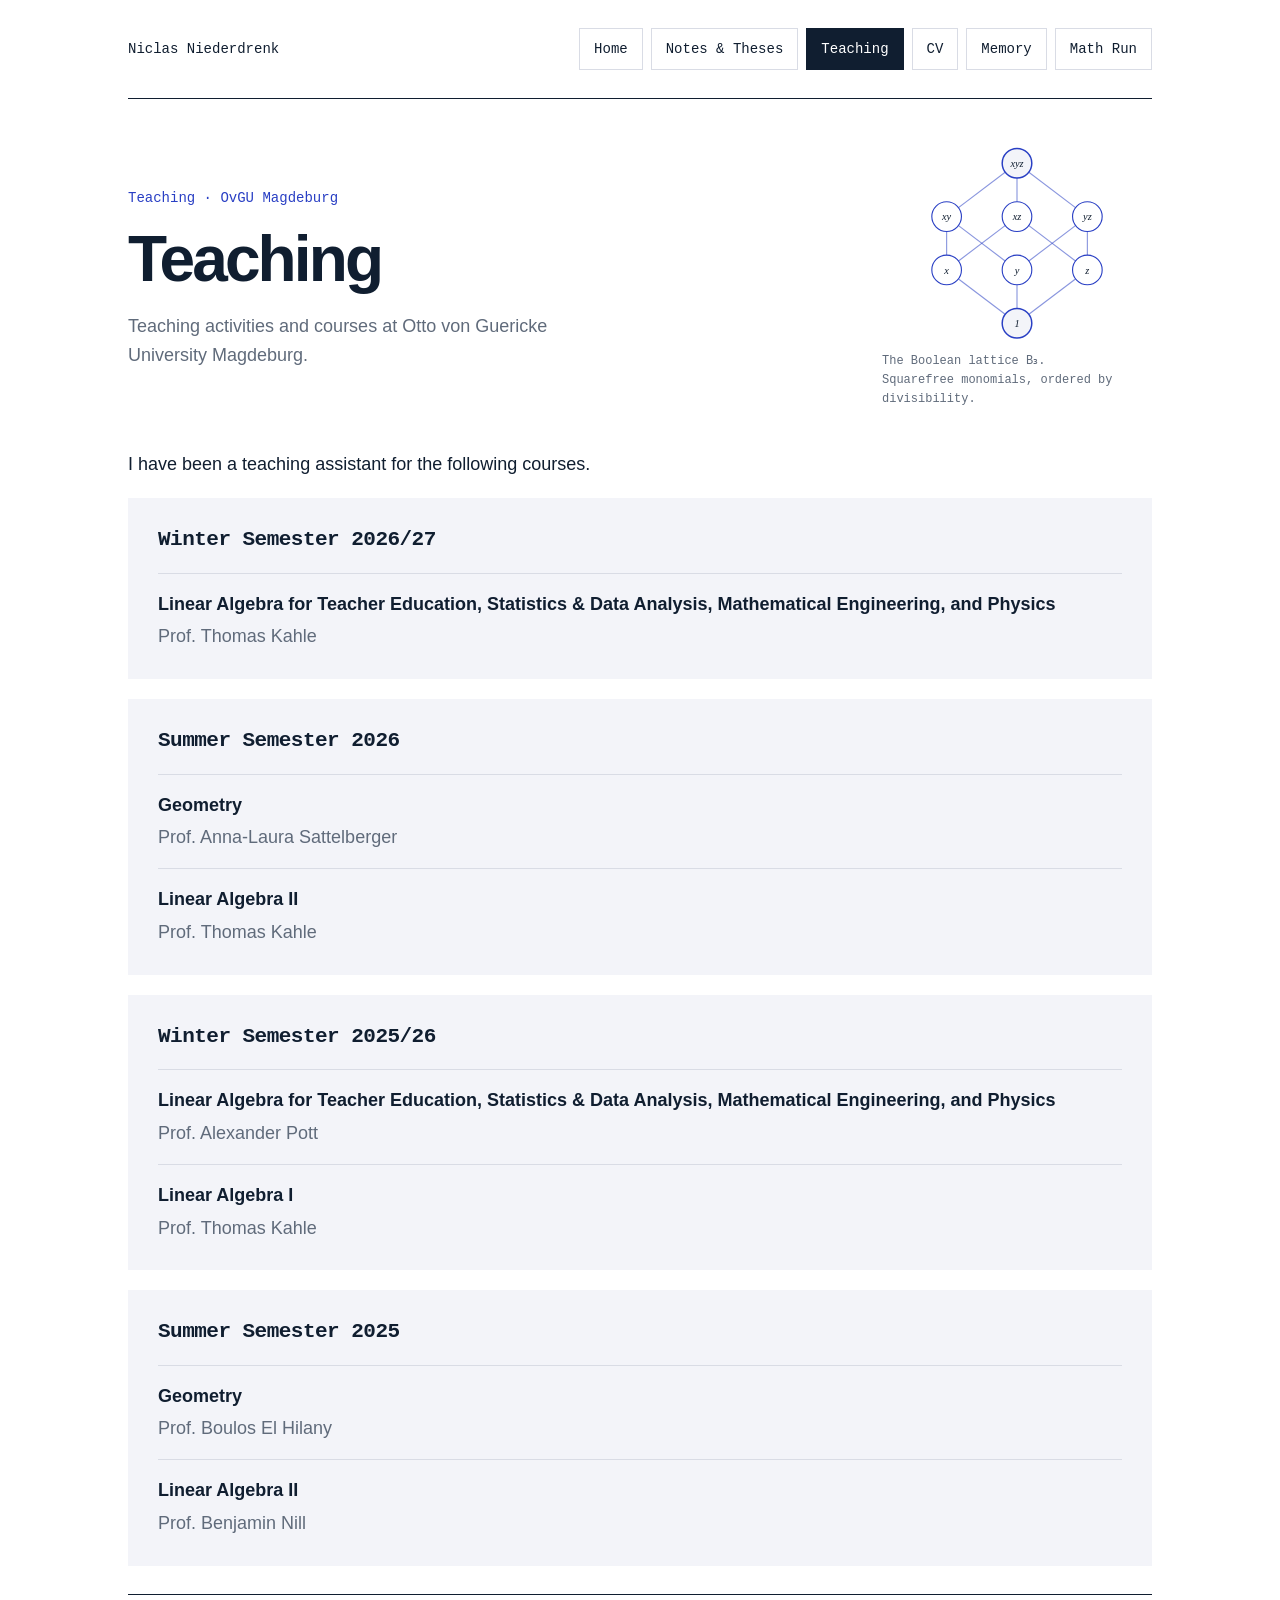
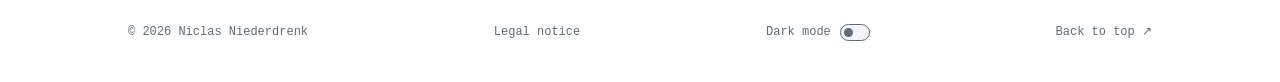
<file: teaching.html>
<!DOCTYPE html>
<html lang="en">
<head>
    <meta charset="UTF-8">
    <meta name="viewport" content="width=device-width, initial-scale=1.0">
    <title>Teaching</title>
    <script src="theme.js?v=c177175cfa91"></script>
    <link rel="stylesheet" href="style.css?v=b06b61e025ef">

</head>
<body class="page-teaching">
<a class="skip-link" href="#content">Skip to content</a>
<div class="container">
    <nav class="site-nav" aria-label="Main navigation">
        <a class="wordmark" href="index.html">Niclas Niederdrenk</a>
        <div class="nav-links"><a href="index.html">Home</a>
<a href="notes.html">Notes &amp; Theses</a>
<a href="teaching.html" class="current" aria-current="page">Teaching</a>
<a href="cv.html">CV</a>
<a href="memory.html">Memory</a>
<a href="runner.html">Math Run</a></div>
    </nav>
    <header class="hero">
        <div class="hero-copy">
            <p class="eyebrow">Teaching · OvGU Magdeburg</p>
            <h1>Teaching</h1>
<p class="hero-description">Teaching activities and courses at Otto von Guericke University Magdeburg.</p>
        </div>
        <figure class="monomial-lattice">
            <svg viewBox="0 0 270 260" role="img" aria-labelledby="lattice-title lattice-description"><title id="lattice-title">The Boolean lattice B₃</title><desc id="lattice-description">A Hasse diagram with 1 at the bottom; x, y, z above it; xy, xz, yz next; and xyz at the top. Each upward edge multiplies a monomial by one variable.</desc><line class="lattice-edge" x1="135" y1="238" x2="40" y2="166"/><line class="lattice-edge" x1="135" y1="238" x2="135" y2="166"/><line class="lattice-edge" x1="135" y1="238" x2="230" y2="166"/><line class="lattice-edge" x1="40" y1="166" x2="40" y2="94"/><line class="lattice-edge" x1="40" y1="166" x2="135" y2="94"/><line class="lattice-edge" x1="135" y1="166" x2="40" y2="94"/><line class="lattice-edge" x1="135" y1="166" x2="230" y2="94"/><line class="lattice-edge" x1="230" y1="166" x2="135" y2="94"/><line class="lattice-edge" x1="230" y1="166" x2="230" y2="94"/><line class="lattice-edge" x1="40" y1="94" x2="135" y2="22"/><line class="lattice-edge" x1="135" y1="94" x2="135" y2="22"/><line class="lattice-edge" x1="230" y1="94" x2="135" y2="22"/><g class="lattice-node lattice-endpoint"><circle cx="135" cy="238" r="20"/><text x="135" y="238" dy=".35em" text-anchor="middle">1</text></g><g class="lattice-node"><circle cx="40" cy="166" r="20"/><text x="40" y="166" dy=".35em" text-anchor="middle">x</text></g><g class="lattice-node"><circle cx="135" cy="166" r="20"/><text x="135" y="166" dy=".35em" text-anchor="middle">y</text></g><g class="lattice-node"><circle cx="230" cy="166" r="20"/><text x="230" y="166" dy=".35em" text-anchor="middle">z</text></g><g class="lattice-node"><circle cx="40" cy="94" r="20"/><text x="40" y="94" dy=".35em" text-anchor="middle">xy</text></g><g class="lattice-node"><circle cx="135" cy="94" r="20"/><text x="135" y="94" dy=".35em" text-anchor="middle">xz</text></g><g class="lattice-node"><circle cx="230" cy="94" r="20"/><text x="230" y="94" dy=".35em" text-anchor="middle">yz</text></g><g class="lattice-node lattice-endpoint"><circle cx="135" cy="22" r="20"/><text x="135" y="22" dy=".35em" text-anchor="middle">xyz</text></g></svg>
            <figcaption>The Boolean lattice B₃.<br>Squarefree monomials, ordered by divisibility.</figcaption>
        </figure>
    </header>
    <main id="content" class="content-grid">
<div class="page-introduction"><p>I have been a teaching assistant for the following courses.</p>
</div>
<section class="content-panel panel-winter-semester-2026-27" aria-labelledby="winter-semester-2026-27"><h2 id="winter-semester-2026-27">Winter Semester 2026/27</h2>
<ul>
<li><strong>Linear Algebra for Teacher Education, Statistics &amp; Data Analysis, Mathematical Engineering, and Physics</strong>
  <span class="course-instructor">Prof. Thomas Kahle</span></li>
</ul>
</section>
<section class="content-panel panel-summer-semester-2026" aria-labelledby="summer-semester-2026"><h2 id="summer-semester-2026">Summer Semester 2026</h2>
<ul>
<li><strong>Geometry</strong>
  <span class="course-instructor">Prof. Anna-Laura Sattelberger</span></li>
<li><strong>Linear Algebra II</strong>
  <span class="course-instructor">Prof. Thomas Kahle</span></li>
</ul>
</section>
<section class="content-panel panel-winter-semester-2025-26" aria-labelledby="winter-semester-2025-26"><h2 id="winter-semester-2025-26">Winter Semester 2025/26</h2>
<ul>
<li><strong>Linear Algebra for Teacher Education, Statistics &amp; Data Analysis, Mathematical Engineering, and Physics</strong>
  <span class="course-instructor">Prof. Alexander Pott</span></li>
<li><strong>Linear Algebra I</strong>
  <span class="course-instructor">Prof. Thomas Kahle</span></li>
</ul>
</section>
<section class="content-panel panel-summer-semester-2025" aria-labelledby="summer-semester-2025"><h2 id="summer-semester-2025">Summer Semester 2025</h2>
<ul>
<li><strong>Geometry</strong>
  <span class="course-instructor">Prof. Boulos El Hilany</span></li>
<li><strong>Linear Algebra II</strong>
  <span class="course-instructor">Prof. Benjamin Nill</span></li>
</ul></section>
    </main>
    <footer>
        <p>© 2026 Niclas Niederdrenk</p>
        <a href="legal.html">Legal notice</a>
        <button class="theme-toggle" type="button" role="switch" aria-label="Dark mode" aria-checked="false" hidden>
            <span>Dark mode</span><span class="theme-track" aria-hidden="true"></span>
        </button>
        <a href="#">Back to top <span aria-hidden="true">↗</span></a>
    </footer>
</div>
</body>
</html>
</file>
<file: style.css>
:root {
    color-scheme: light;
    --background: #fff;
    --ink: #101e30;
    --blue: #293fc4;
    --muted: #606b7b;
    --panel: #f3f4f9;
    --home-panel: #f1f3f9;
    --hobby-panel: #f7f4ee;
    --line: #d9dce5;
    --contact-panel: #101e30;
    --selected-text: #fff;
}
:root[data-theme="dark"] {
    color-scheme: dark;
    --background: #10151e;
    --ink: #e5eaf3;
    --blue: #a3b1ff;
    --muted: #aab5c5;
    --panel: #1b2432;
    --home-panel: var(--panel);
    --hobby-panel: var(--panel);
    --line: #384559;
    --contact-panel: #202d42;
    --selected-text: #10151e;
}
* { box-sizing: border-box; }
p, li, h1, h2, h3, a { overflow-wrap: anywhere; }
html { scroll-behavior: smooth; }
body {
    margin: 0;
    background: var(--background);
    color: var(--ink);
    font-family: Inter, "Helvetica Neue", Arial, sans-serif;
    font-size: 18px;
    line-height: 1.6;
    -webkit-font-smoothing: antialiased;
}
a { color: var(--blue); text-underline-offset: 3px; }
a:hover { text-decoration-thickness: 2px; }
a:focus-visible, button:focus-visible { outline: 3px solid #c99920; outline-offset: 5px; }
.container { max-width: 1120px; margin: auto; padding: 0 48px; }
.site-nav {
    display: flex;
    flex-wrap: wrap;
    align-items: center;
    justify-content: space-between;
    gap: 24px;
    padding: 28px 0;
    border-bottom: 1px solid var(--ink);
}
.wordmark, .eyebrow, figcaption, h2, .entry-date, footer, .nav-links {
    font-family: "SFMono-Regular", Consolas, "Liberation Mono", monospace;
}
.wordmark { color: var(--ink); font-size: 14px; text-decoration: none; white-space: nowrap; }
.nav-links { display: flex; flex-wrap: wrap; justify-content: flex-end; gap: 8px; font-size: 14px; }
.nav-links a { padding: 9px 14px; border: 1px solid var(--line); color: var(--ink); text-decoration: none; }
.theme-toggle { display: inline-flex; align-items: center; gap: 9px; padding: 6px 0; border: 0; font: inherit; line-height: inherit; color: var(--muted); background: transparent; cursor: pointer; }
.theme-toggle[hidden] { display: none; }
.theme-toggle:hover { color: var(--ink); }
.theme-track { position: relative; width: 30px; height: 17px; border: 1px solid var(--muted); border-radius: 20px; background: var(--panel); }
.theme-track::after { content: ""; position: absolute; top: 3px; left: 3px; width: 9px; height: 9px; border-radius: 50%; background: var(--muted); transition: transform .15s ease; }
.theme-toggle[aria-checked="true"] .theme-track { border-color: var(--blue); }
.theme-toggle[aria-checked="true"] .theme-track::after { transform: translateX(13px); background: var(--blue); }
.nav-links a.current, .nav-links a:hover { background: var(--ink); color: var(--selected-text); border-color: var(--ink); }
.hero { display: grid; grid-template-columns: minmax(0, 1fr) 270px; gap: 48px; align-items: center; padding: 48px 0 40px; }
.hero-copy { min-width: 0; }
.hero-links { display: flex; flex-wrap: wrap; align-items: center; gap: 12px 24px; margin-top: 16px; font-size: 17px; }
.hero-contact { overflow-wrap: anywhere; }
.github-link { display: inline-flex; align-items: center; gap: 8px; }
.github-link svg { flex-shrink: 0; }
.eyebrow { font-size: 14px; color: var(--blue); margin: 0 0 16px; }
h1 { font-size: clamp(40px, 5.2vw, 64px); font-weight: 750; letter-spacing: -.045em; line-height: 1.08; margin: 0 0 18px; }
.hero-description { color: var(--muted); max-width: 44ch; font-size: 18px; margin: 0; line-height: 1.6; }
.monomial-lattice { margin: 0; width: 100%; }
.monomial-lattice svg { display: block; width: 100%; max-width: 200px; height: auto; margin: 0 auto; overflow: visible; }
.lattice-edge { stroke: var(--blue); stroke-width: 1.5; opacity: .55; }
.lattice-node circle { fill: var(--background); stroke: var(--blue); stroke-width: 1.5; }
.lattice-node text { fill: var(--ink); font-family: Georgia, "Times New Roman", serif; font-size: 14px; font-style: italic; }
.lattice-endpoint circle { fill: var(--panel); stroke-width: 2; }
.page-index .hero { grid-template-columns: minmax(0, 1fr) 300px; }
.monomial-art { margin: 0; width: 100%; }
.monomial-art img { display: block; width: 100%; height: auto; border-radius: 8px; background: #fff; }
.monomial-art .monomial-art-dark { display: none; background: transparent; }
:root[data-theme="dark"] .monomial-art-light { display: none; }
:root[data-theme="dark"] .monomial-art-dark { display: block; }
figcaption { font-size: 12px; line-height: 1.6; color: var(--muted); margin-top: 12px; }
.content-grid { display: grid; grid-template-columns: minmax(0, 1.65fr) minmax(0, 1fr); gap: 20px; }
.content-panel { background: var(--panel); padding: 28px 30px; min-width: 0; }
h2 { font-size: 21px; font-weight: 600; margin: 0 0 18px; line-height: 1.35; letter-spacing: -.025em; }
.content-panel p { margin: 0 0 16px; font-size: inherit; max-width: 65ch; }
.content-panel p:last-child { margin-bottom: 0; }
.page-cv .hero, .page-legal .hero, .page-notes .hero { grid-template-columns: 1fr; }
.page-cv .content-panel, .page-legal .content-panel, .page-notes .content-panel { grid-column: 1 / -1; }
.page-notes h2 { margin: 0 0 24px; padding-bottom: 14px; border-bottom: 1px solid var(--line); font-size: clamp(24px, 3vw, 28px); font-weight: 700; }
.page-notes h3 { margin: 0 0 8px; font-size: clamp(20px, 2.4vw, 22px); font-weight: 600; line-height: 1.4; scroll-margin-top: 24px; }
.page-notes .work-translation { margin-bottom: 8px; }
.page-notes .work-meta { color: var(--muted); font-size: 15px; margin-bottom: 20px; }
.work-links { display: flex; flex-wrap: wrap; gap: 8px 24px; align-items: baseline; }
.work-links a { max-width: 100%; }
.work-links a:first-child { font-weight: 600; }
.page-introduction { grid-column: 1 / -1; max-width: 65ch; }
.page-introduction p { margin: 0; }
.page-cv .page-introduction { color: var(--muted); font-size: 16px; }
.cv-entry { display: grid; grid-template-columns: 205px minmax(0, 1fr); gap: 26px; border-top: 1px solid var(--line); padding: 22px 0; }
.cv-entry:last-child { padding-bottom: 0; }
.cv-entry h3 { margin: 0 0 6px; font-size: 19px; font-weight: 600; line-height: 1.5; }
.cv-entry .entry-date { font-size: 16px; margin: 0; }
.cv-entry-detail { min-width: 0; }
.cv-entry-detail p { color: var(--muted); margin-bottom: 10px; }
.cv-entry li { border: 0; padding: 2px 0; }
.panel-besides-mathematics { align-self: start; }
.page-index .panel-about-me, .page-index .panel-conferences-and-summer-schools { background: var(--home-panel); }
.page-index .panel-besides-mathematics { background: var(--hobby-panel); }
.panel-activities, .panel-conferences-and-summer-schools, .panel-contact, .page-teaching .content-panel { grid-column: 1 / -1; }
ul { list-style: none; margin: 0; padding: 0; }
li { border-top: 1px solid var(--line); padding: 16px 0; font-size: inherit; }
li:last-child { padding-bottom: 0; }
.panel-activities li, .panel-conferences-and-summer-schools li { display: grid; grid-template-columns: 205px minmax(0, 1fr); gap: 26px; }
.entry-date { font-size: 16px; color: var(--muted); padding-top: 2px; }
.entry-location, .course-instructor { display: block; color: var(--muted); font-size: inherit; margin-top: 4px; }
.page-teaching li strong { font-weight: 600; }
.entry-detail { min-width: 0; max-width: 65ch; }
.entry-detail a { color: var(--blue); }
.entry-detail a:hover { color: var(--blue); text-decoration: underline; }
.panel-contact { display: block; background: var(--contact-panel); color: white; padding-top: 26px; padding-bottom: 26px; }
.panel-contact h2 { margin: 0 0 18px; }
.panel-contact a { color: #c2ccff; }
.panel-contact p { margin: 0 0 16px; font-size: inherit; font-weight: 400; overflow-wrap: anywhere; }
footer { display: flex; flex-wrap: wrap; align-items: center; justify-content: space-between; gap: 12px 20px; border-top: 1px solid var(--ink); margin-top: 28px; padding: 22px 0 34px; font-size: 12px; color: var(--muted); }
footer p { margin: 0; }
footer a { color: var(--muted); text-decoration: none; }
.skip-link { position: absolute; top: -100px; left: 20px; background: var(--background); padding: 12px; z-index: 1; }
.skip-link:focus { top: 10px; }
@media (max-width: 760px) {
    body { font-size: 16px; }
    .container { padding: 0 24px; }
    .hero-description, .hero-links { font-size: 16px; }
    h2 { font-size: 20px; }
    .cv-entry h3 { font-size: 18px; }
    .hero { grid-template-columns: minmax(0, 1fr) 200px; gap: 24px; padding: 36px 0; }
    .page-index .hero { grid-template-columns: minmax(0, 1fr) 230px; }
    h1 { font-size: 46px; }
    .content-grid { grid-template-columns: 1fr; }
    .content-panel { padding: 24px; }
    .panel-activities li, .panel-conferences-and-summer-schools li { grid-template-columns: 155px minmax(0, 1fr); gap: 18px; }
    .cv-entry { grid-template-columns: 155px minmax(0, 1fr); gap: 18px; }
    .panel-contact { align-items: flex-start; flex-direction: column; gap: 16px; }
}
@media (max-width: 600px) {
    .container { padding: 0 20px; }
    .site-nav { flex-wrap: wrap; gap: 12px; padding: 20px 0; }
    .wordmark { font-size: 13px; }
    .nav-links { width: 100%; justify-content: flex-start; gap: 5px; font-size: 13px; }
    .nav-links a { padding: 8px 10px; }
    .hero { grid-template-columns: 1fr; gap: 24px; padding: 32px 0; }
    .page-index .hero { grid-template-columns: 1fr; }
    .monomial-art { max-width: 320px; justify-self: center; }
    h1 { font-size: clamp(36px, 10vw, 48px); }
    .monomial-lattice { width: 220px; justify-self: end; }
    .monomial-lattice svg { max-width: 170px; }
    .panel-activities li, .panel-conferences-and-summer-schools li { grid-template-columns: 1fr; gap: 7px; }
    .cv-entry { grid-template-columns: 1fr; gap: 7px; }
    .monomial-lattice { max-width: 100%; }
    .content-panel { padding: 22px 20px; }
}
@media (prefers-reduced-motion: reduce) {
    html { scroll-behavior: auto; }
    .theme-track::after { transition: none; }
}
</file>
<file: games/math-run/runner.css>
.page-runner .hero { grid-template-columns: 1fr; padding-bottom: 28px; }
.page-runner #content { display: block; }
.runner-toolbar, .runner-actions { display: flex; align-items: center; justify-content: space-between; gap: 16px; flex-wrap: wrap; }
.runner-toolbar { display: block; margin-bottom: 8px; }
.runner-scores { display: grid; grid-template-columns: repeat(7, minmax(0, 1fr)); grid-auto-rows: 1.5em; gap: 4px 12px; font-size: 14px; color: var(--muted); line-height: 1.5; }
.runner-scores > span { min-width: 0; overflow: hidden; text-overflow: ellipsis; white-space: nowrap; }
.runner-scores strong { color: var(--ink); font-variant-numeric: tabular-nums; }
.page-runner main button { padding: 9px 18px; border: 1px solid var(--line); background: var(--background); color: var(--ink); font: inherit; font-size: 14px; cursor: pointer; border-radius: 0; }
.page-runner main button:disabled { opacity: .45; cursor: default; }
.runner-stage { position: relative; background: #172431; border: 3px solid var(--ink); }
#runner-canvas { display: block; width: 100%; height: auto; image-rendering: pixelated; }
.runner-overlay { z-index: 3; position: absolute; inset: 0; display: flex; align-items: center; justify-content: center; flex-direction: column; gap: 16px; background: #172431d9; color: #e9efdb; text-align: center; padding: 16px; font-family: Consolas, monospace; }
.runner-overlay[hidden] { display: none; }
.runner-overlay p { margin: 0; font-size: clamp(16px, 3vw, 24px); }
.runner-overlay #runner-start { background: #c9e59b; color: #172431; border-color: #c9e59b; font-family: inherit; }
.runner-actions { margin-top: 16px; }
.runner-actions p { flex: 1 1 220px; margin: 0; font-size: 13px; color: var(--muted); }
.runner-touch { display: flex; gap: 10px; }
.runner-hint { margin: 10px 0 0; font-size: 12px; color: var(--muted); }
.runner-touch button { touch-action: none; user-select: none; -webkit-user-select: none; min-height: 48px; }
.runner-touch button:active { background: var(--panel); }
.runner-sr { position: absolute; width: 1px; height: 1px; padding: 0; margin: -1px; overflow: hidden; clip-path: inset(50%); white-space: nowrap; }

/* A fixed-height status strip below the canvas keeps the play area unobstructed. */
.runner-statusbar {
    box-sizing: border-box; display: grid; grid-template-columns: minmax(0, 1fr) 80px;
    align-items: center; gap: 10px; height: 58px; padding: 6px 8px;
    border: 1px solid var(--line); border-top: 0; background: var(--background);
}
.runner-messages { display: grid; grid-template-rows: 20px 18px; gap: 2px; min-width: 0; }
.runner-event, .runner-effects {
    margin: 0; min-width: 0; overflow-x: auto; overflow-y: hidden; white-space: nowrap;
    scrollbar-width: none; touch-action: pan-x; font: 12px/18px Consolas, monospace;
}
.runner-event { grid-row: 1; color: var(--ink); }
.runner-effects { grid-row: 2; color: var(--muted); }
.runner-effects[hidden] { display: block; visibility: hidden; }
.runner-event::-webkit-scrollbar, .runner-effects::-webkit-scrollbar { display: none; }
.page-runner #runner-pause { box-sizing: border-box; width: 80px; height: 38px; padding: 4px 6px; font-size: 12px; }
@media (max-width: 760px) {
    .runner-scores { grid-template-columns: repeat(3, minmax(0, 1fr)); }
}
@media (max-width: 480px) {
    .runner-scores { grid-template-columns: repeat(2, minmax(0, 1fr)); }
}

.runner-help { margin-top: 14px; font-size: 13px; color: var(--muted); max-width: 80ch; }
.runner-help summary { cursor: pointer; color: var(--ink); }
.runner-help summary:focus-visible { outline: 3px solid #c99920; outline-offset: 4px; }
.runner-help p { margin: 10px 0 0; }

.runner-arena-controls[hidden] { display: none; }
.runner-touch { flex-wrap: wrap; }

.runner-music { display: flex; gap: 10px; align-items: center; flex-wrap: wrap; margin-top: 14px; }
.runner-music button { min-width: 112px; }
.runner-music select { max-width: 100%; padding: 9px; border: 1px solid var(--line); background: var(--background); color: var(--ink); font: inherit; font-size: 13px; border-radius: 0; }

#runner-lives { color: #c95e70; letter-spacing: 1px; white-space: nowrap; }

/* Touch controls float above the floor; their empty center does not intercept input. */
.runner-touch-controls { display: none; }
@media (any-pointer: coarse) {
    .runner-touch-controls {
        --touch-size: clamp(44px, 6vw, 56px);
        position: absolute; left: 6px; right: 6px; bottom: 6px; z-index: 2;
        display: flex; justify-content: space-between; align-items: flex-end; gap: 8px;
        pointer-events: none;
    }
    .runner-direction-controls, .runner-primary-controls, .runner-arena-controls {
        display: flex; align-items: flex-end; gap: 4px; flex-wrap: nowrap;
    }
    .runner-arena-controls[hidden] { display: none; }
    .page-runner .runner-touch-controls button {
        pointer-events: auto; box-sizing: border-box;
        width: var(--touch-size); height: var(--touch-size); min-width: 44px; min-height: 44px;
        padding: 3px; border: 1px solid #d4e3e780; border-radius: 12px;
        background: #17243185; color: #e9efdb; font: bold 22px/1 Consolas, monospace;
        touch-action: none; user-select: none; -webkit-user-select: none; -webkit-touch-callout: none;
    }
    .runner-touch-controls button span { display: block; margin-top: 3px; font: 10px/1.1 Consolas, monospace; }
    .page-runner .runner-touch-controls #runner-jump {
        width: calc(var(--touch-size) + 8px); height: calc(var(--touch-size) + 8px);
        border-color: #a9ccb4b0; background: #2c4c4285;
    }
    .page-runner .runner-touch-controls button:active,
    .page-runner .runner-touch-controls button[aria-pressed="true"] { background: #50796be0; border-color: #e9efdb; }
    .page-runner .runner-touch-controls button:disabled { opacity: .25; }
    .page-runner .runner-touch-controls button:focus-visible { outline: 2px solid #e4bd7a; outline-offset: 2px; }
}

.runner-save-score { display: flex; align-items: center; flex-wrap: wrap; gap: 10px; margin-top: 16px; padding: 14px; border: 1px solid var(--line); }
.runner-save-score[hidden] { display: none; }
.runner-save-score p { flex-basis: 100%; margin: 0; font-size: 13px; }
.runner-save-score input { box-sizing: border-box; min-width: 0; max-width: 100%; width: 180px; padding: 10px; font: inherit; color: var(--ink); background: var(--background); border: 1px solid var(--line); }
.runner-leaderboard { margin-top: 16px; font-size: 13px; }
.runner-leaderboard ol { padding-left: 24px; }
.runner-leaderboard li { padding: 7px 0; }
.runner-leaderboard p { color: var(--muted); }

.runner-training { margin-top: 16px; border: 1px solid var(--line); padding: 14px; font-size: 14px; }
.runner-training summary { cursor: pointer; color: var(--ink); }
.runner-training p { color: var(--muted); }
.runner-training nav { display: grid; grid-template-columns: repeat(auto-fit, minmax(min(100%, 210px), 1fr)); gap: 10px; margin: 14px 0; }
.runner-training nav a { display: block; padding: 12px; border: 1px solid var(--line); color: var(--ink); text-decoration: none; }
.runner-training nav a:hover { background: var(--panel); }
.runner-training nav span { display: block; margin-top: 6px; font-size: 12px; color: var(--muted); }
.runner-training a:focus-visible, .runner-training summary:focus-visible { outline: 3px solid var(--blue); outline-offset: 3px; }

.runner-look-controls { display: flex; flex-wrap: wrap; align-items: center; gap: 10px; }
.runner-look-controls input[type="range"] { flex: 1 1 150px; min-width: 100px; }
.runner-look-controls input[type="number"] { width: 64px; }
.runner-look-controls select, .runner-look-controls input[type="number"], .runner-lookbook button { padding: 8px; font: inherit; color: var(--ink); background: var(--background); border: 1px solid var(--line); border-radius: 4px; }
#runner-look-canvas { display: block; width: 100%; height: auto; image-rendering: pixelated; border-radius: 5px; }
</file>
